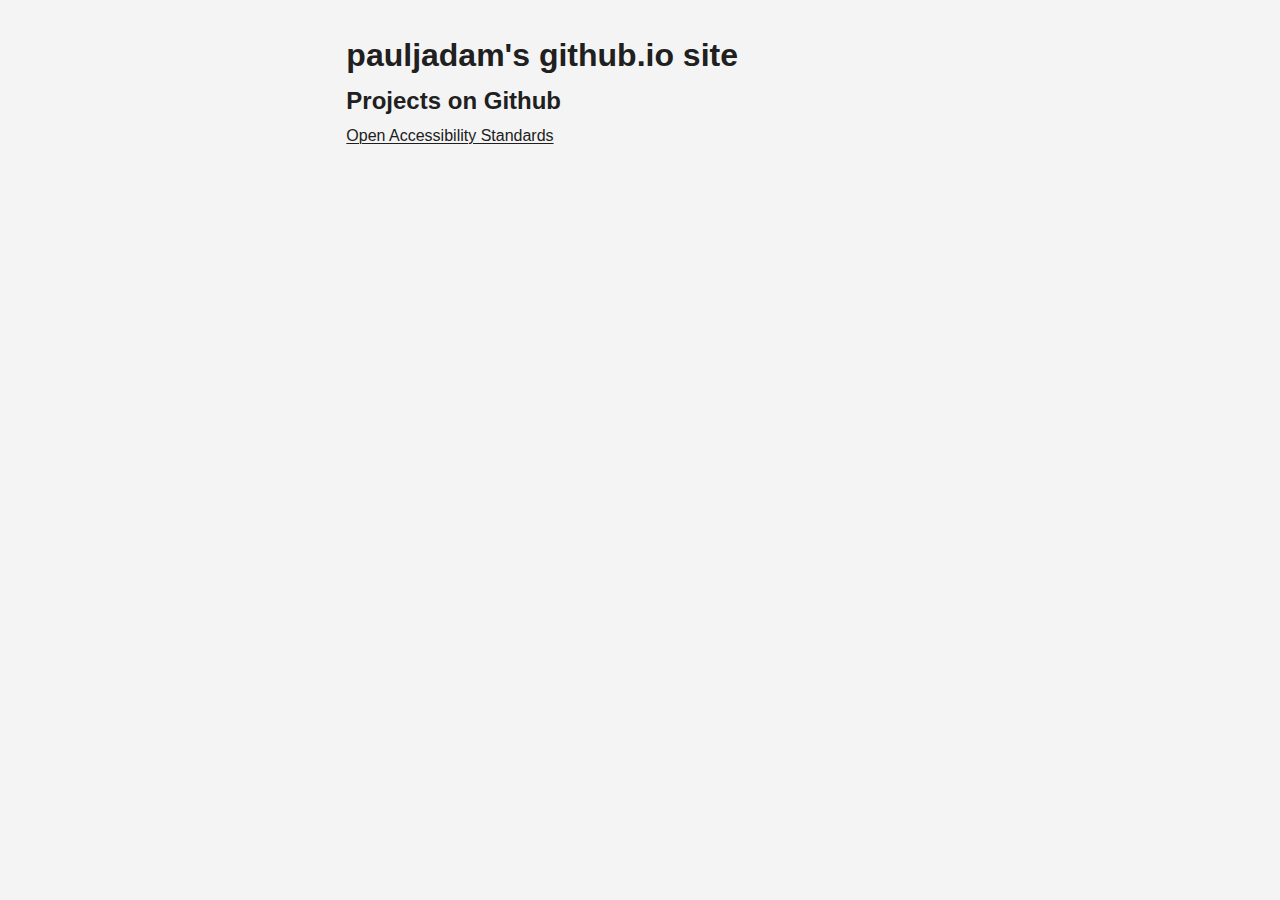
<file: index.html>
<!DOCTYPE html>
<html lang="en">
<head>
<title>pauljadam's github.io site</title>
<meta name="viewport" content="width=device-width,initial-scale=1">
<link href="/styles.css" rel="stylesheet" type="text/css">
</head>
<body>
<main>
<h1>pauljadam's github.io site</h1>
<h2>Projects on Github</h2>
<a href="/a11y-standards/index.html">Open Accessibility Standards</a>
</main>
</body>
</html>
</file>
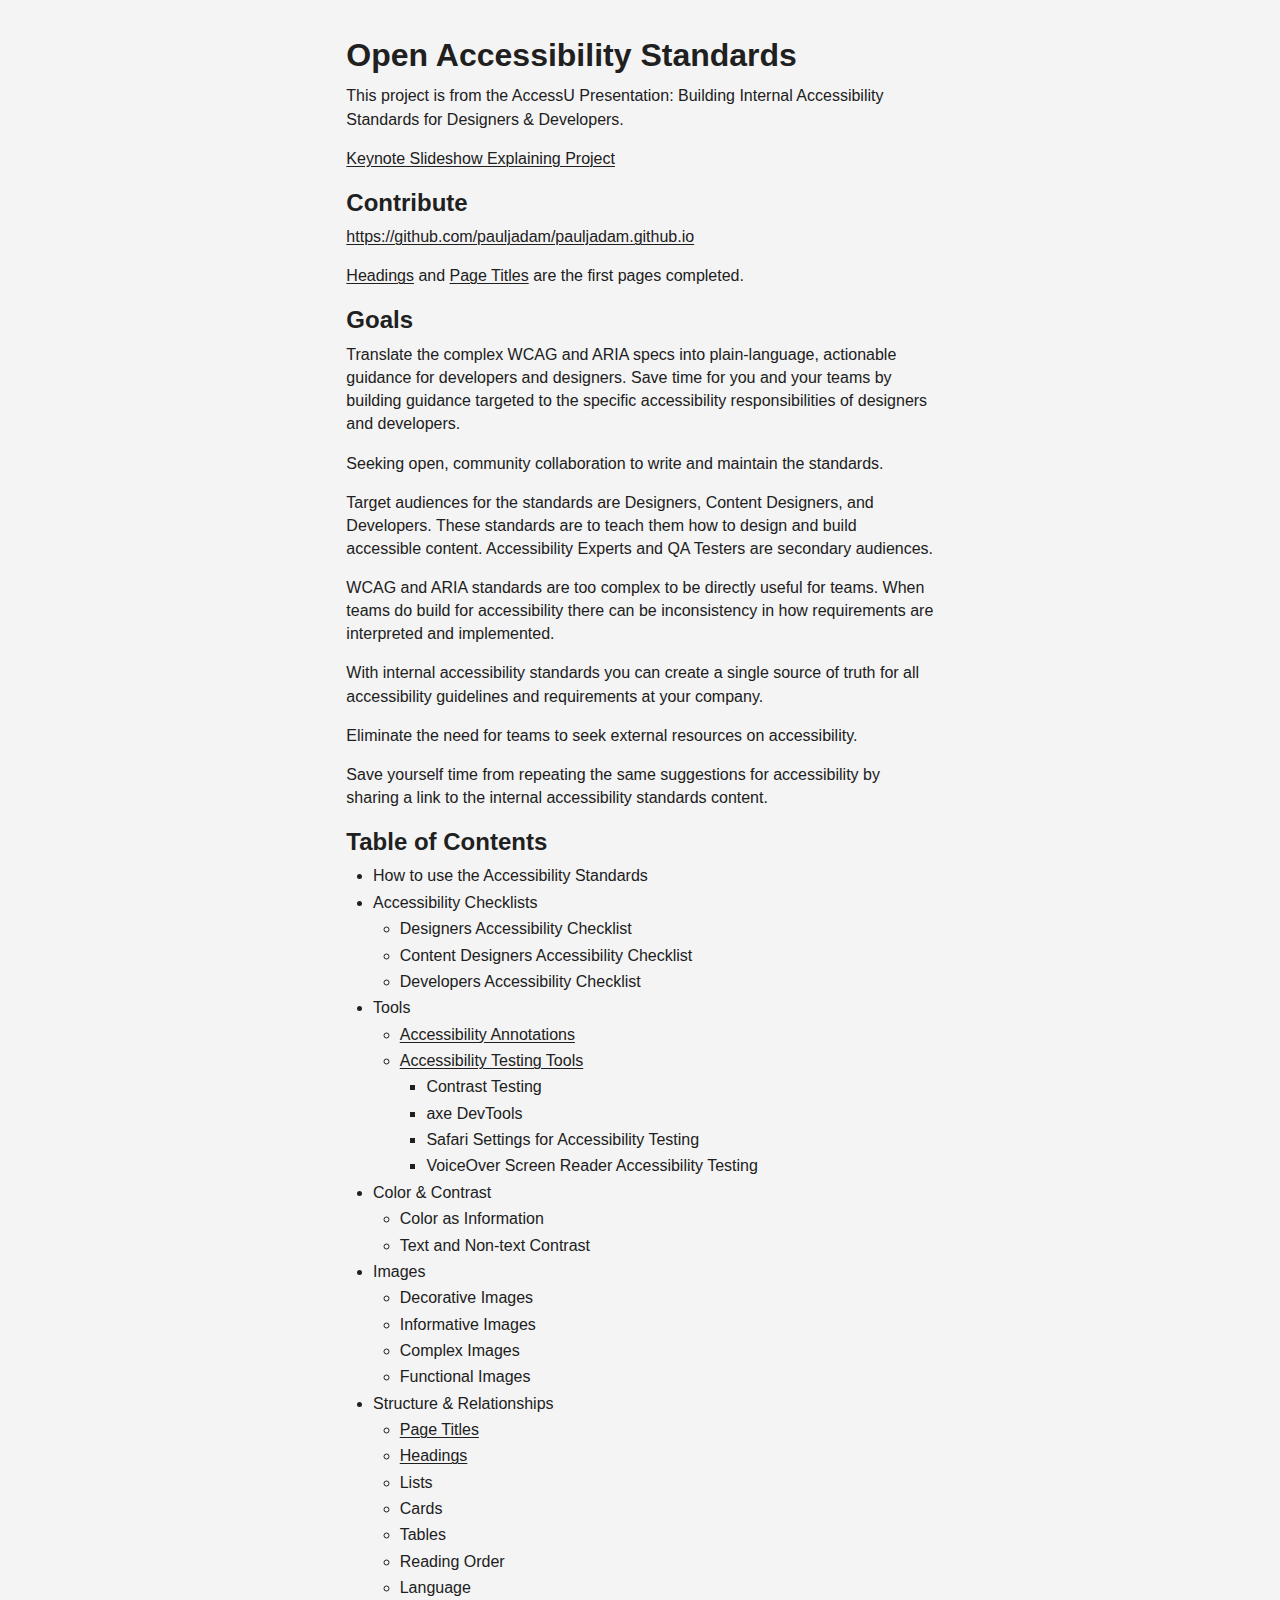
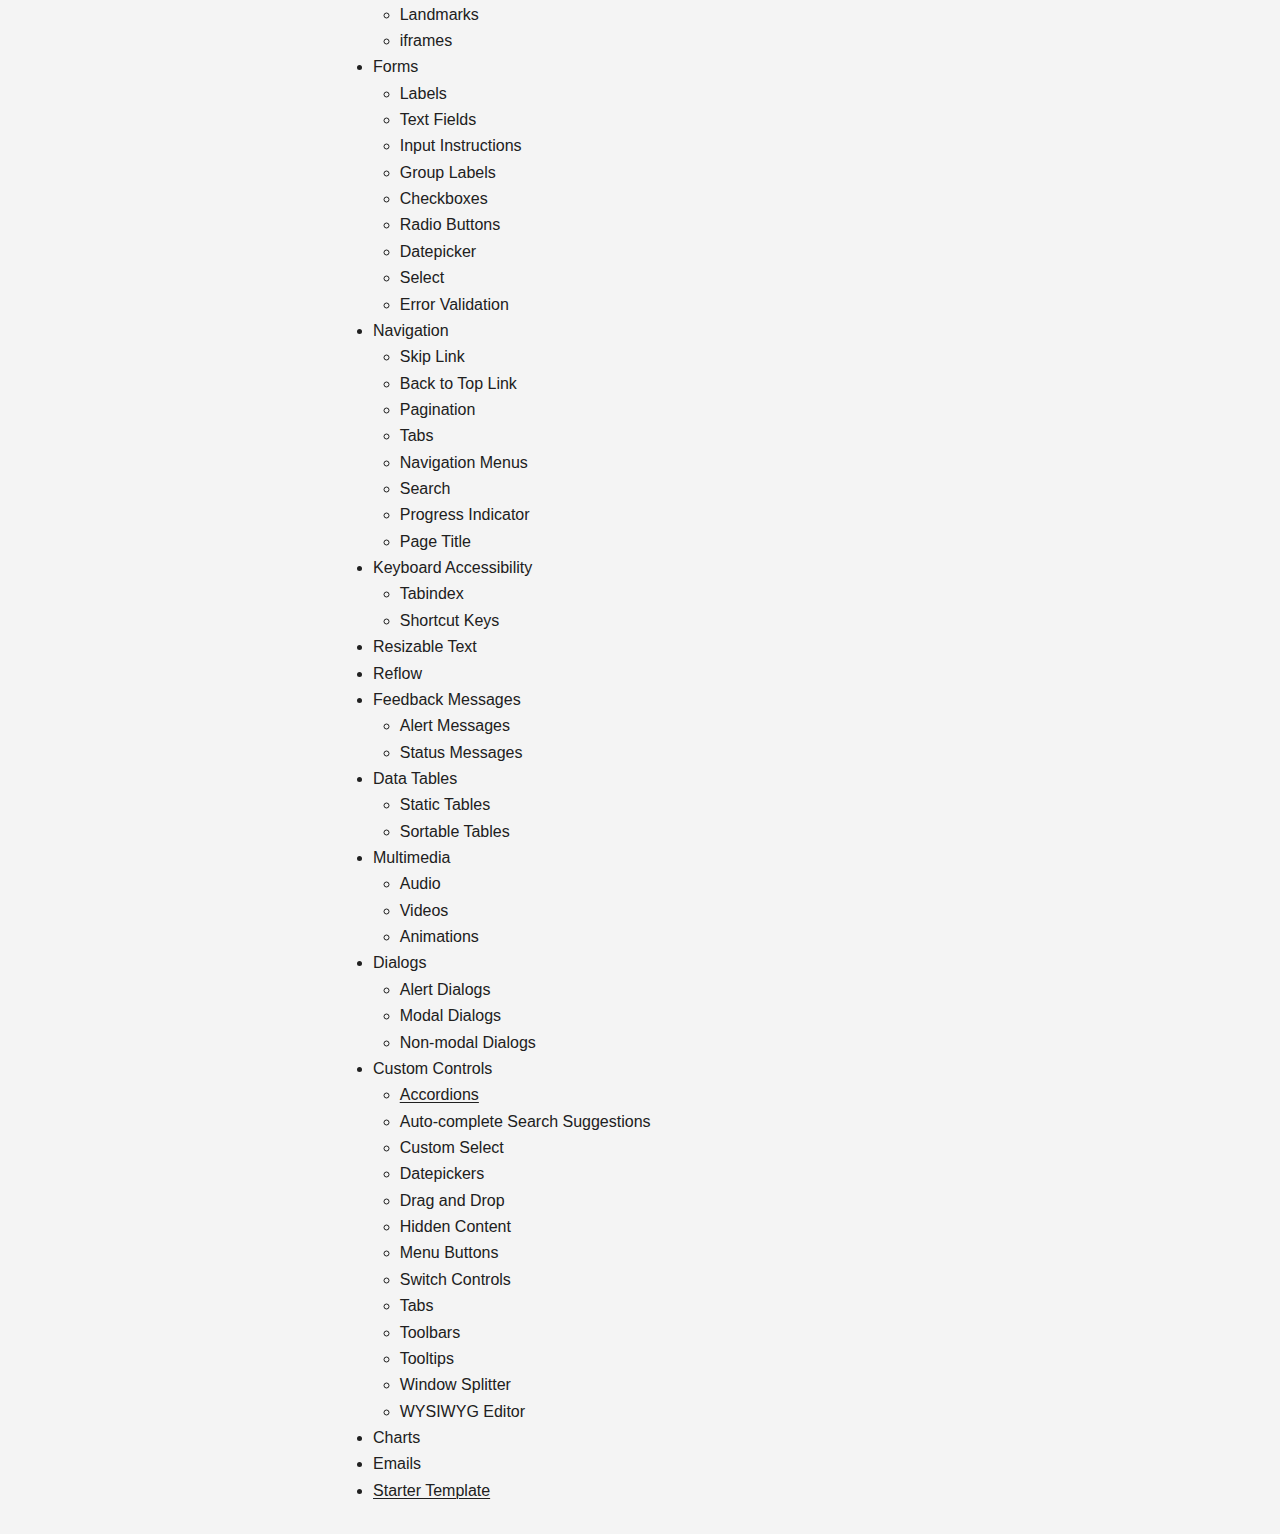
<file: a11y-standards/index.html>
<!DOCTYPE html>
<html lang="en">
<head>
<title>Open Accessibility Standards</title>
<meta name="viewport" content="width=device-width,initial-scale=1">
<link href="../styles.css" rel="stylesheet" type="text/css">
</head>
<body>
<main>
<h1>Open Accessibility Standards</h1>
<p>This project is from the AccessU Presentation: Building Internal Accessibility Standards for Designers & Developers.</p>
<p><a href="https://www.icloud.com/keynote/015WT_2qMJ0ZEDQUK8C5GD2Iw#Building_Internal_Accessibility_Standards_for_Designers_&_Developers">Keynote Slideshow Explaining Project</a></p>
<h2>Contribute</h2>
<p><a href="https://github.com/pauljadam/pauljadam.github.io">https://github.com/pauljadam/pauljadam.github.io</a></p>
<p><a href="structure/headings.html">Headings</a> and <a href="/a11y-standards/structure/page-titles.html">Page Titles</a> are the first pages completed.</p>
<h2>Goals</h2>
<p>Translate the complex WCAG and ARIA specs into plain-language, actionable guidance for developers and designers. Save time for you and your teams by building guidance targeted to the specific accessibility responsibilities of designers and developers.</p>
<p>Seeking open, community collaboration to write and maintain the standards.</p>
<p>Target audiences for the standards are Designers, Content Designers, and Developers. These standards are to teach them how to design and build accessible content. Accessibility Experts and QA Testers are secondary audiences.</p>
<p>WCAG and ARIA standards are too complex to be directly useful for teams. When teams do build for accessibility there can be inconsistency in how requirements are interpreted and implemented. </p>
<p>With internal accessibility standards you can create a single source of truth for all accessibility guidelines and requirements at your company. </p>
<p>Eliminate the need for teams to seek external resources on accessibility.</p>
<p>Save yourself time from repeating the same suggestions for accessibility by sharing a link to the internal accessibility standards content.</p>
<h2>Table of Contents</h2>
<ul>
    <li>How to use the Accessibility Standards</li>
    <li>Accessibility Checklists
        <ul>
            <li>Designers Accessibility Checklist</li>
            <li>Content Designers Accessibility Checklist</li>
            <li>Developers Accessibility Checklist</li>
        </ul>
    </li>
    <li>Tools
        <ul>
            <li><a href="/a11y-standards/tools/a11y-annotations.html">Accessibility Annotations</a></li>
            <li><a href="/a11y-standards/tools/a11y-testing-tools.html">Accessibility Testing Tools</a>
                <ul>
                    <li>Contrast Testing</li>
                    <li>axe DevTools</li>
                    <li>Safari Settings for Accessibility Testing</li>
                    <li>VoiceOver Screen Reader Accessibility Testing</li>
                </ul>
            </li>
        </ul>
    </li>
    <li>Color & Contrast
        <ul>
            <li>Color as Information</li>
            <li>Text and Non-text Contrast</li>
        </ul>
    </li>
    <li>Images
        <ul>
            <li>Decorative Images</li>
            <li>Informative Images</li>
            <li>Complex Images</li>
            <li>Functional Images</li>
        </ul>
    </li>
    <li>Structure & Relationships
        <ul>
            <li><a href="structure/page-titles.html">Page Titles</a></li>
            <li><a href="structure/headings.html">Headings</a></li>
            <li>Lists</li>
            <li>Cards</li>
            <li>Tables</li>
            <li>Reading Order</li>
            <li>Language</li>
            <li>Landmarks</li>
            <li>iframes</li>
        </ul>
    </li>
    <li>Forms
        <ul>
            <li>Labels</li>
            <li>Text Fields</li>
            <li>Input Instructions</li>
            <li>Group Labels</li>
            <li>Checkboxes</li>
            <li>Radio Buttons</li>
            <li>Datepicker</li>
            <li>Select</li>
            <li>Error Validation</li>
        </ul>
    </li>
    <li>Navigation
        <ul>
            <li>Skip Link</li>
            <li>Back to Top Link</li>
            <li>Pagination</li>
            <li>Tabs</li>
            <li>Navigation Menus</li>
            <li>Search</li>
            <li>Progress Indicator</li>
            <li>Page Title</li>
        </ul>
    </li>
    <li>Keyboard Accessibility
        <ul>
            <li>Tabindex</li>
            <li>Shortcut Keys</li>
        </ul>
    </li>
    <li>Resizable Text</li>
    <li>Reflow</li>
    <li>Feedback Messages
        <ul>
            <li>Alert Messages</li>
            <li>Status Messages</li>
        </ul>
    </li>
    <li>Data Tables
        <ul>
            <li>Static Tables</li>
            <li>Sortable Tables</li>
        </ul>
    </li>
    <li>Multimedia
        <ul>
            <li>Audio</li>
            <li>Videos</li>
            <li>Animations</li>
        </ul>
    </li>
    <li>Dialogs
        <ul>
            <li>Alert Dialogs</li>
            <li>Modal Dialogs</li>
            <li>Non-modal Dialogs</li>
        </ul>
    </li>
    <li>Custom Controls
        <ul>
            <li><a href="/a11y-standards/custom/accordions.html">Accordions</a></li>
            <li>Auto-complete Search Suggestions</li>
            <li>Custom Select</li>
            <li>Datepickers</li>
            <li>Drag and Drop</li>
            <li>Hidden Content</li>
            <li>Menu Buttons</li>
            <li>Switch Controls</li>
            <li>Tabs</li>
            <li>Toolbars</li>
            <li>Tooltips</li>
            <li>Window Splitter</li>
            <li>WYSIWYG Editor</li>
        </ul>
    </li>
    <li>Charts</li>
    <li>Emails</li>
    <li><a href="/a11y-standards/starter-template.html">Starter Template</a></li>
</ul>
</main>
</body>
</html>
</file>
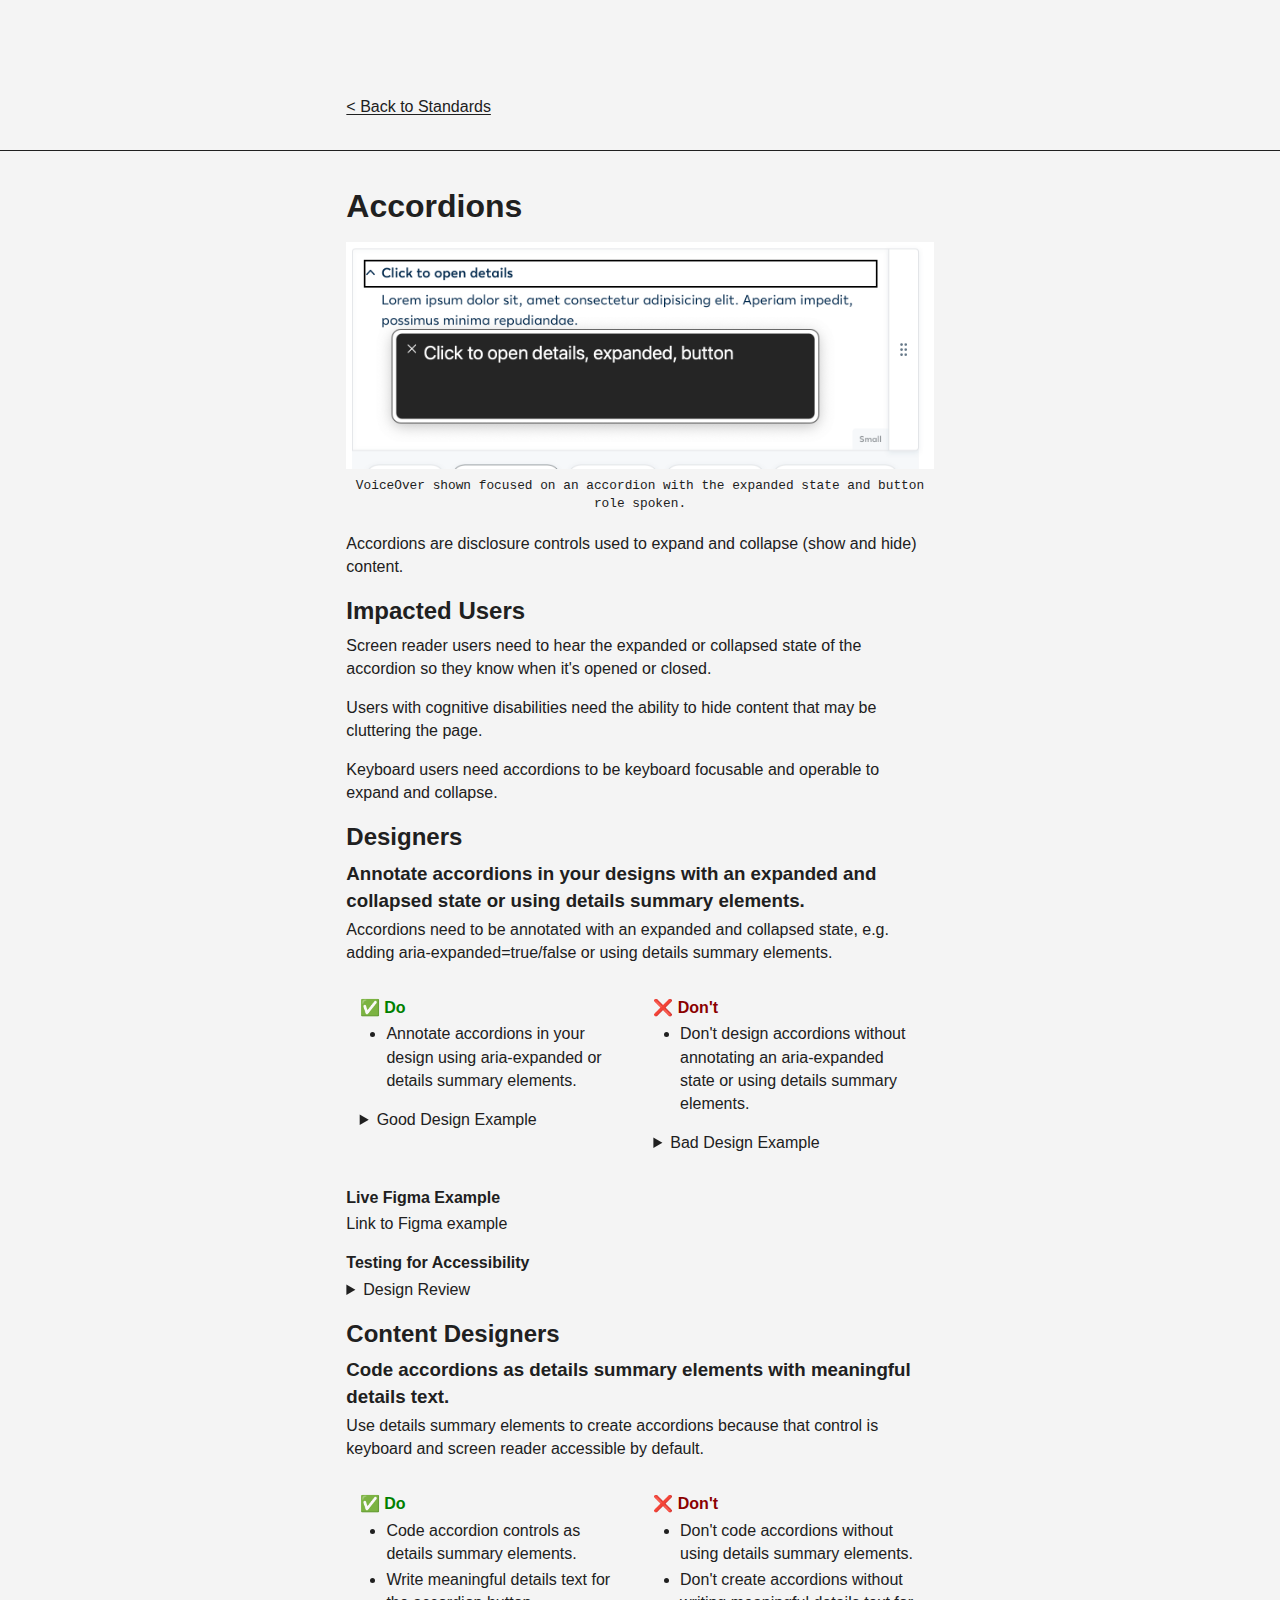
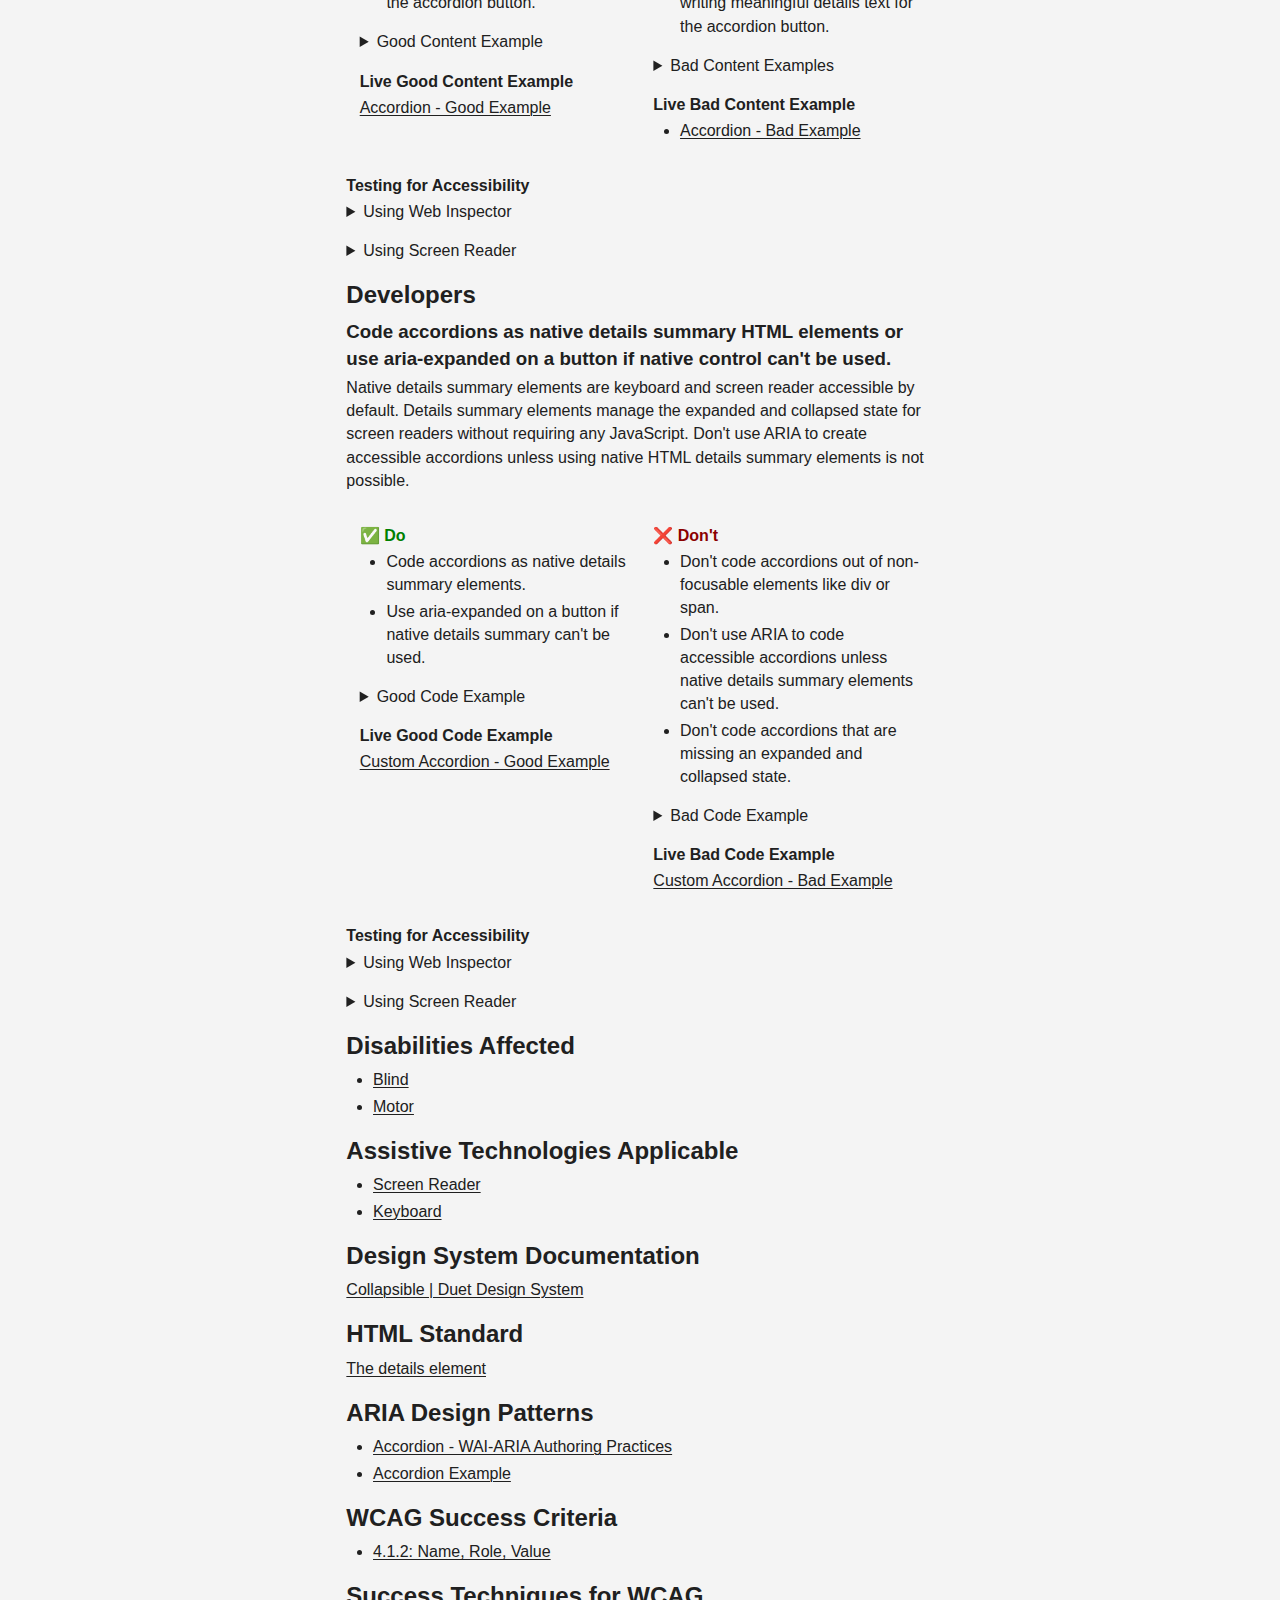
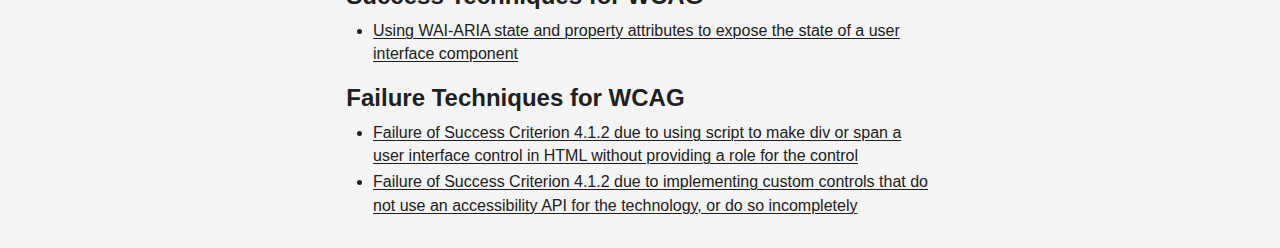
<file: a11y-standards/custom/accordions.html>
<!DOCTYPE html>
<html lang="en">
<head>
<title>Accordions - Custom Controls - Open Accessibility Standards</title>
<meta name="viewport" content="width=device-width,initial-scale=1">
<link href="/styles.css" rel="stylesheet" type="text/css">
</head>
<body>
<header>
<a href="/a11y-standards/index.html" aria-label="Back to Standards">&lt; Back to Standards</a>
</header>
<main>
<h1>Accordions</h1>
<figure>
    <img src="/a11y-standards/custom/accordion.png" alt="VoiceOver reading 'Click to open details, expanded, button'.">
    <figcaption>VoiceOver shown focused on an accordion with the expanded state and button role spoken.</figcaption>
</figure>
<p>Accordions are disclosure controls used to expand and collapse (show and hide) content.</p>
<h2>Impacted Users</h2>
<p>Screen reader users need to hear the expanded or collapsed state of the accordion so they know when it's opened or closed.</p>
<p>Users with cognitive disabilities need the ability to hide content that may be cluttering the page.</p>
<p>Keyboard users need accordions to be keyboard focusable and operable to expand and collapse.</p>
<h2>Designers</h2>
<h3>Annotate accordions in your designs with an expanded and collapsed state or using details summary elements.</h3>
<p>Accordions need to be annotated with an expanded and collapsed state, e.g. adding aria-expanded=true/false or using details summary elements.</p>
<div class="dodont">
    <h4 class="do">✅ Do</h4>
    <ul>
        <li>Annotate accordions in your design using aria-expanded or details summary elements.</li>
    </ul>
    <details>
        <summary>Good Design Example</summary>
        <p>Screenshot from the figma example.</p>
    </details>
</div>
<div class="dodont">
    <h4 class="dont">❌ Don't</h4>
    <ul>
        <li>Don't design accordions without annotating an aria-expanded state or using details summary elements.</li>
    </ul>
    <details>
        <summary>Bad Design Example</summary>
        <p>Screenshot from the figma example.</p>
    </details>
</div>
<div class="clearboth"></div>
<h4>Live Figma Example</h4>
<p>Link to Figma example</p>
<h4>Testing for Accessibility</h4>
<details>
    <summary>Design Review</summary>
    <ol>
        <li>Look for ... in the design.</li>
        <li>Make sure ... is annotated in the design.</li>
        <li>Make sure ...</li>
        <li>If ... is properly annotated in the design then it passes. ✅</li>
        <li>If ... is not annotated in the design then it fails. ❌</li>
        <li>If ... then it passes. ✅</li>
        <li>If ... then it fails. ❌</li>
    </ol>
</details>
<h2>Content Designers</h2>
<h3>Code accordions as details summary elements with meaningful details text.</h3>
<p>Use details summary elements to create accordions because that control is keyboard and screen reader accessible by default.</p>
<div class="dodont">
    <h4 class="do">✅ Do</h4>
    <ul>
        <li>Code accordion controls as details summary elements.</li>
        <li>Write meaningful details text for the accordion button.</li>
    </ul>
    <details>
        <summary>Good Content Example</summary>
        <p class="codepen" data-height="300" data-default-tab="html,result" data-slug-hash="OJQXMvZ" data-editable="true" data-user="pauljadam" style="height: 300px; box-sizing: border-box; display: flex; align-items: center; justify-content: center; border: 2px solid; margin: 1em 0; padding: 1em;">
            <span>See the Pen <a href="https://codepen.io/pauljadam/pen/OJQXMvZ">
            Accordion - Good Example</a> by Paul J. Adam (<a href="https://codepen.io/pauljadam">@pauljadam</a>)
            on <a href="https://codepen.io">CodePen</a>.</span>
          </p>
          <script async src="https://cpwebassets.codepen.io/assets/embed/ei.js"></script>    </details>
    <h4>Live Good Content Example</h4>
    <a href="https://codepen.io/pauljadam/pen/OJQXMvZ">Accordion - Good Example</a>
</div>
<div class="dodont">
<h4 class="dont">❌ Don't</h4>
<ul>
    <li>Don't code accordions without using details summary elements.</li>
    <li>Don't create accordions without writing meaningful details text for the accordion button.</li>
</ul>
<details>
    <summary>Bad Content Examples</summary>
    <p class="codepen" data-height="300" data-default-tab="html,result" data-slug-hash="XWZKXYJ" data-editable="true" data-user="pauljadam" style="height: 300px; box-sizing: border-box; display: flex; align-items: center; justify-content: center; border: 2px solid; margin: 1em 0; padding: 1em;">
        <span>See the Pen <a href="https://codepen.io/pauljadam/pen/XWZKXYJ">
        Accordion - Good Example</a> by Paul J. Adam (<a href="https://codepen.io/pauljadam">@pauljadam</a>)
        on <a href="https://codepen.io">CodePen</a>.</span>
        </p>
        <script async src="https://cpwebassets.codepen.io/assets/embed/ei.js"></script>
</details>
<h4>Live Bad Content Example</h4>
<ul>
    <li><a href="https://codepen.io/pauljadam/pen/XWZKXYJ">Accordion - Bad Example</a></li>
</ul>
</div>
<div class="clearboth"></div>
<h4>Testing for Accessibility</h4>
<details>
    <summary>Using Web Inspector</summary>
    <ol>
        <li>Right Click > Inspect ... on the page.</li>
        <li>Make sure ...</li>
        <li>Make sure ...</li>
        <li>If ... then it passes. ✅</li>
        <li>If ... then it fails. ❌</li>
    </ol>
</details>
<details>
    <summary>Using Screen Reader</summary>
    <ol>
        <li>Use the screen reader to navigate to ...</li>
        <li>Make sure ...</li>
        <li>Make sure ...</li>
        <li>If ... then it passes. ✅</li>
        <li>If ... then it fails. ❌</li>
    </ol>
</details>
<h2>Developers</h2>
<h3>Code accordions as native details summary HTML elements or use aria-expanded on a button if native control can't be used.</h3>
<p>Native details summary elements are keyboard and screen reader accessible by default. Details summary elements manage the expanded and collapsed state for screen readers without requiring any JavaScript. Don't use ARIA to create accessible accordions unless using native HTML details summary elements is not possible.</p>
<div class="dodont">
    <h4 class="do">✅ Do</h4>
    <ul>
        <li>Code accordions as native details summary elements.</li>
        <li>Use aria-expanded on a button if native details summary can't be used.</li>
    </ul>
    <details>
        <summary>Good Code Example</summary>
        <p class="codepen" data-height="300" data-default-tab="html,result" data-slug-hash="eYVzZWd" data-editable="true" data-user="pauljadam" style="height: 300px; box-sizing: border-box; display: flex; align-items: center; justify-content: center; border: 2px solid; margin: 1em 0; padding: 1em;">
            <span>See the Pen <a href="https://codepen.io/pauljadam/pen/eYVzZWd">
            Custom Accordion - Bad Example</a> by Paul J. Adam (<a href="https://codepen.io/pauljadam">@pauljadam</a>)
            on <a href="https://codepen.io">CodePen</a>.</span>
          </p>
          <script async src="https://cpwebassets.codepen.io/assets/embed/ei.js"></script>
    </details>
    <h4>Live Good Code Example</h4>
    <p><a href="https://codepen.io/pauljadam/pen/eYVzZWd">Custom Accordion - Good Example</a></p>
</div>
<div class="dodont">
    <h4 class="dont">❌ Don't</h4>
    <ul>
        <li>Don't code accordions out of non-focusable elements like div or span.</li>
        <li>Don't use ARIA to code accessible accordions unless native details summary elements can't be used.</li>
        <li>Don't code accordions that are missing an expanded and collapsed state.</li>
    </ul>
    <details>
        <summary>Bad Code Example</summary>
        <p class="codepen" data-height="300" data-default-tab="html,result" data-slug-hash="GRQqZqY" data-editable="true" data-user="pauljadam" style="height: 300px; box-sizing: border-box; display: flex; align-items: center; justify-content: center; border: 2px solid; margin: 1em 0; padding: 1em;">
            <span>See the Pen <a href="https://codepen.io/pauljadam/pen/GRQqZqY">
            Custom Accordion - Bad Example</a> by Paul J. Adam (<a href="https://codepen.io/pauljadam">@pauljadam</a>)
            on <a href="https://codepen.io">CodePen</a>.</span>
          </p>
          <script async src="https://cpwebassets.codepen.io/assets/embed/ei.js"></script>
    </details>
    <h4>Live Bad Code Example</h4>
    <p><a href="https://codepen.io/pauljadam/pen/GRQqZqY">Custom Accordion - Bad Example</a></p>
</div>
<div class="clearboth"></div>
<h4>Testing for Accessibility</h4>
<details>
    <summary>Using Web Inspector</summary>
    <ol>
        <li>Right Click > Inspect ... on the page.</li>
        <li>Make sure ...</li>
        <li>Make sure ...</li>
        <li>If ... then it passes. ✅</li>
        <li>If ... then it fails. ❌</li>
        <li>If ... then it passes. ✅</li>
        <li>If ... then it fails. ❌</li>
    </ol>
</details>
<details>
    <summary>Using Screen Reader</summary>
    <ol>
        <li>Use the screen reader to navigate to ...</li>
        <li>Make sure ...</li>
        <li>Make sure ...</li>
        <li>If ... then it passes. ✅</li>
        <li>If ... then it fails. ❌</li>
    </ol>
</details>
<h2>Disabilities Affected</h2>
<ul>
    <li><a href="https://webaim.org/articles/visual/blind">Blind</a></li>
    <li><a href="https://webaim.org/articles/motor/">Motor</a></li>
</ul>
<h2>Assistive Technologies Applicable</h2>
<ul>
    <li><a href="https://webaim.org/articles/visual/blind#screenreaders">Screen Reader</a></li>
    <li><a href="https://webaim.org/techniques/keyboard/">Keyboard</a></li>
</ul>
<h2>Design System Documentation</h2>
<p><a href="https://www.duetds.com/components/collapsible/#accessibility">Collapsible | Duet Design System</a></p>
<h2>HTML Standard</h2>
<p><a href="https://html.spec.whatwg.org/multipage/interactive-elements.html#the-details-element">The details element</a></p>
<h2>ARIA Design Patterns</h2>
<ul>
    <li><a href="https://w3c.github.io/aria-practices/#accordion">Accordion - WAI-ARIA Authoring Practices</a></li>
    <li><a href="https://w3c.github.io/aria-practices/examples/accordion/accordion.html">Accordion Example</a></li>
</ul>
<h2>WCAG Success Criteria</h2>
<ul>
    <li><a href="https://www.w3.org/WAI/WCAG22/Understanding/name-role-value">4.1.2: Name, Role, Value</a></li>
</ul>
<h2>Success Techniques for WCAG</h2>
<ul>
    <li><a href="https://www.w3.org/WAI/WCAG22/Techniques/aria/ARIA5">Using WAI-ARIA state and property attributes to expose the state of a user interface component</a></li>
</ul>
<h2>Failure Techniques for WCAG</h2>
<ul>
    <li><a href="https://www.w3.org/WAI/WCAG22/Techniques/failures/F59">Failure of Success Criterion 4.1.2 due to using script to make div or span a user interface control in HTML without providing a role for the control</a></li>
    <li><a href="https://www.w3.org/WAI/WCAG22/Techniques/failures/F15">Failure of Success Criterion 4.1.2 due to implementing custom controls that do not use an accessibility API for the technology, or do so incompletely</a></li>
    </ul>
</main>
</body>
</html>
</file>
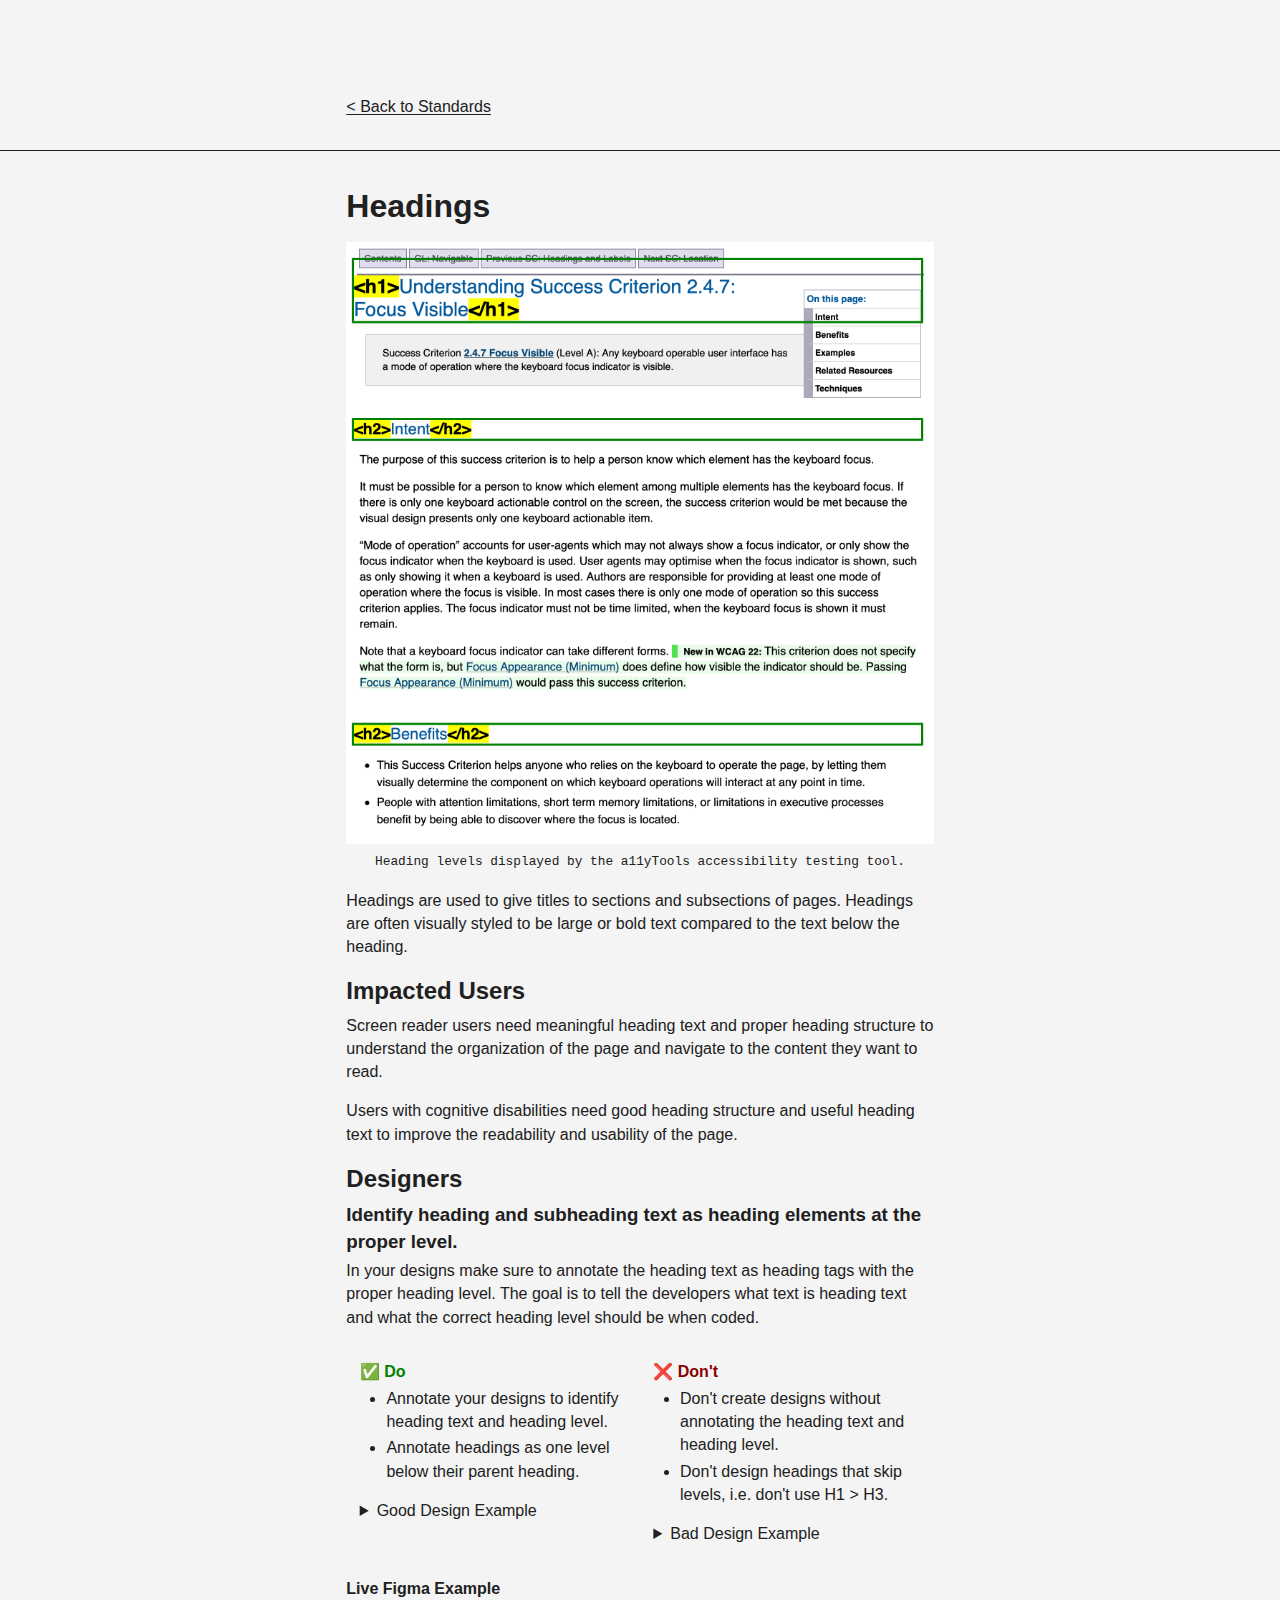
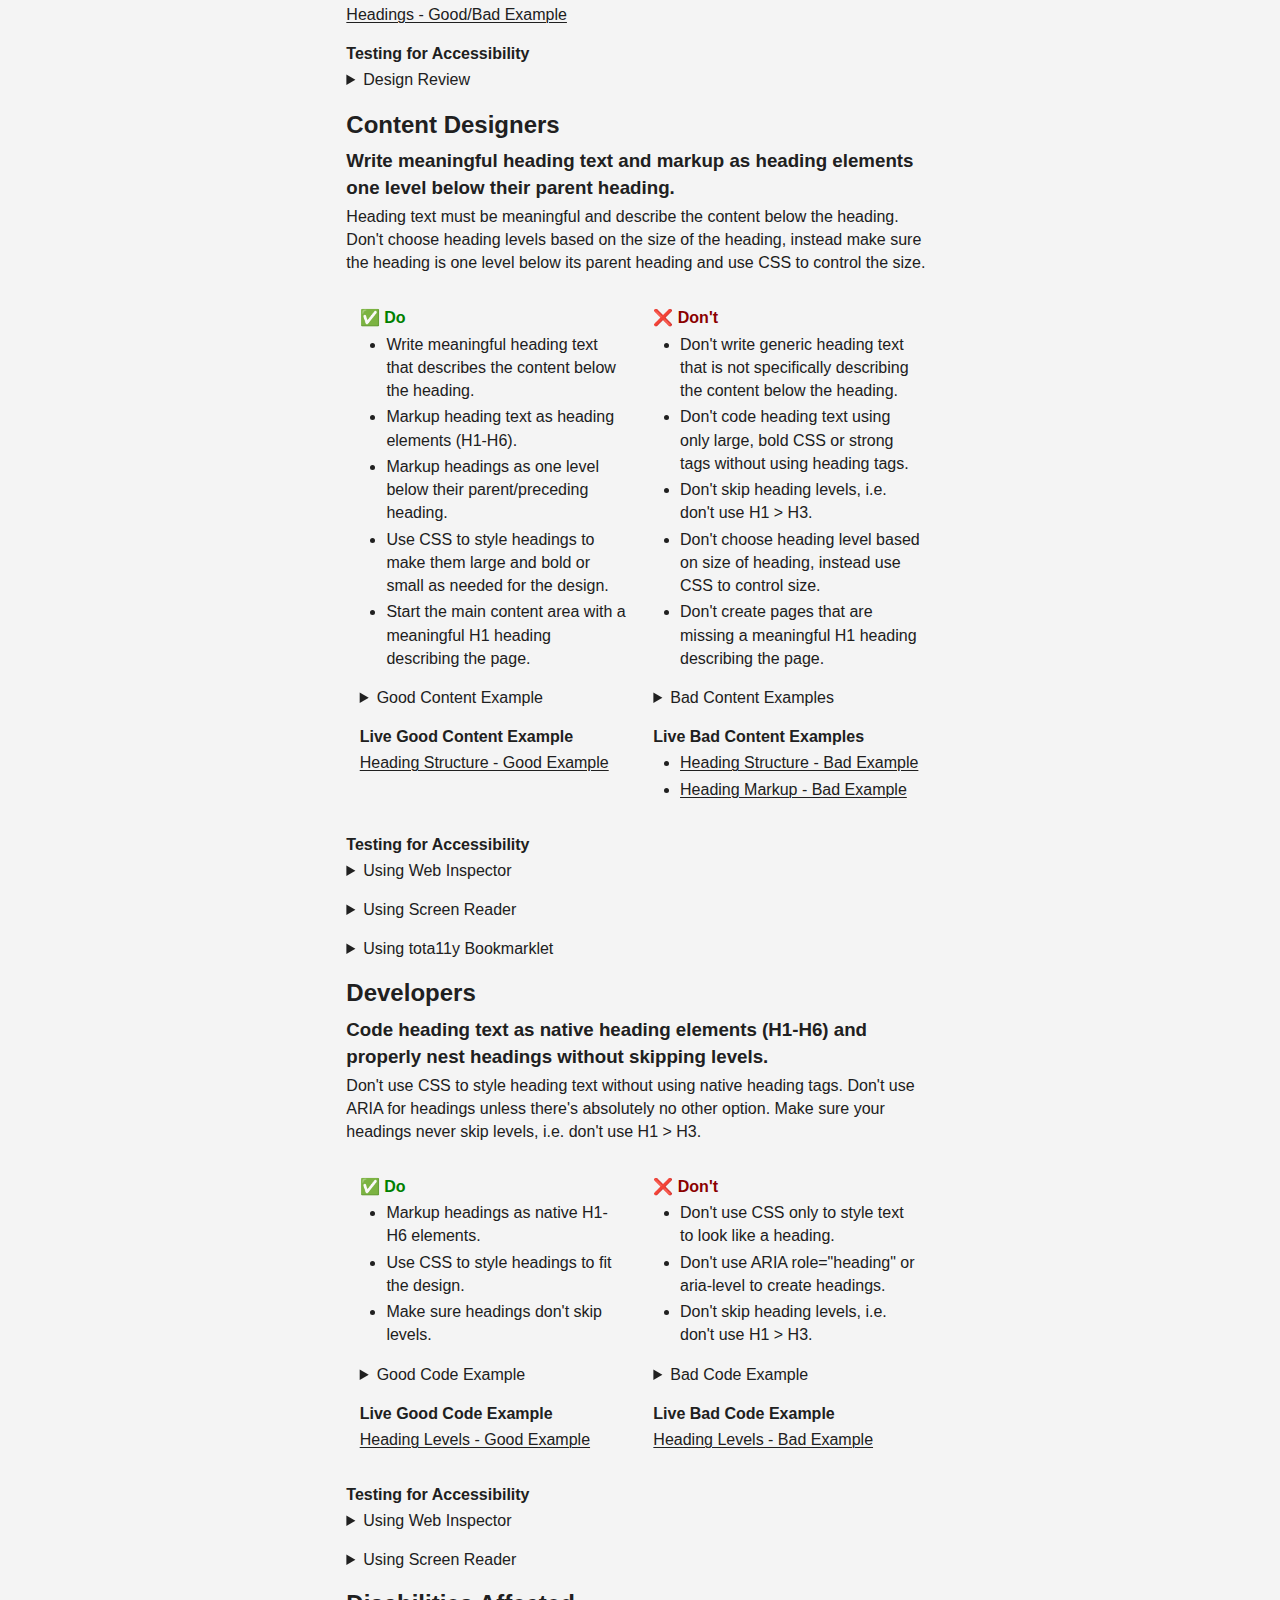
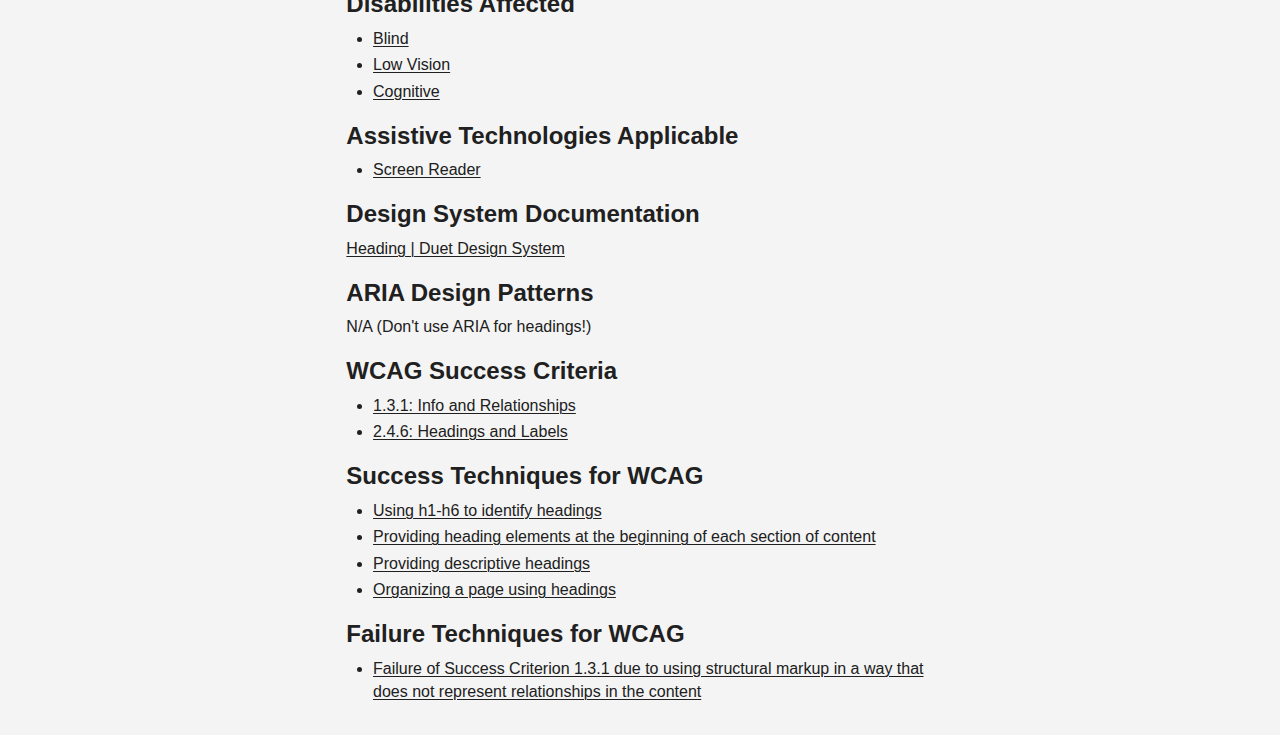
<file: a11y-standards/structure/headings.html>
<!DOCTYPE html>
<html lang="en">
<head>
<title>Headings - Structure & Relationships - Open Accessibility Standards</title>
<meta name="viewport" content="width=device-width,initial-scale=1">
<link href="/styles.css" rel="stylesheet" type="text/css">
</head>
<body>
<header>
<a href="../index.html" aria-label="Back to Standards">&lt; Back to Standards</a>
</header>
<main>
<h1>Headings</h1>
<figure>
    <img src="/a11y-standards/structure/headings-example.png" alt="Screenshot of a WCAG understanding success criterion page with the headings and levels displayed using the a11yTools accessibility testing tool. There is a main H1 and H2 subheadings displayed.">
    <figcaption>Heading levels displayed by the a11yTools accessibility testing tool.</figcaption>
</figure>
<p>Headings are used to give titles to sections and subsections of pages. Headings are often visually styled to be large or bold text compared to the text below the heading.</p>
<h2>Impacted Users</h2>
<p>Screen reader users need meaningful heading text and proper heading structure to understand the organization of the page and navigate to the content they want to read.</p>
<p>Users with cognitive disabilities need good heading structure and useful heading text to improve the readability and usability of the page.</p>
<h2>Designers</h2>
<h3>Identify heading and subheading text as heading elements at the proper level.</h3>
<p>In your designs make sure to annotate the heading text as heading tags with the proper heading level. The goal is to tell the developers what text is heading text and what the correct heading level should be when coded.</p>
<div class="dodont">
    <h4 class="do">✅ Do</h4>
    <ul>
        <li>Annotate your designs to identify heading text and heading level.</li>
        <li>Annotate headings as one level below their parent heading.</li>
    </ul>
    <details>
        <summary>Good Design Example</summary>
        <figure>
            <img alt="H1 and H2 text properly annotated." src="/a11y-standards/structure/headings-figma-good.png"> 
            <figcaption>Main heading and subheading text correctly annotated without skipping any levels.</figcaption>
        </figure>
    </details>
</div>
<div class="dodont">
    <h4 class="dont">❌ Don't</h4>
    <ul>
        <li>Don't create designs without annotating the heading text and heading level.</li>
        <li>Don't design headings that skip levels, i.e. don't use H1 > H3.</li>
    </ul>
    <details>
        <summary>Bad Design Example</summary>
        <figure>
            <img alt="Heading text incorrectly annotated as an H2 for the main heading and a H4 for the next subheading." src="/a11y-standards/structure/headings-figma-bad.png"> 
            <figcaption>The main heading should be an H1 not an H2 and the headings should not skip levels.</figcaption>
        </figure>
    </details>
</div>
<div class="clearboth"></div>
<h4>Live Figma Example</h4>
<p><a href="https://www.figma.com/file/4Q2Z0hmxpaMK6QgpfWkCrl/Headings-Example?node-id=0%3A1">Headings - Good/Bad Example</a></p>
<h4>Testing for Accessibility</h4>
<details>
    <summary>Design Review</summary>
    <ol>
        <li>Look for heading and subheading text in the design.</li>
        <li>Make sure heading and subheading text is annotated in the design.</li>
        <li>Make sure headings do not skip levels.</li>
        <li>If heading and subheading text is properly annotated in the design then it passes. ✅</li>
        <li>If heading or subheading text is not annotated in the design then it fails. ❌</li>
        <li>If headings do not skip levels then it passes. ✅</li>
        <li>If headings skip levels then it fails. ❌</li>
    </ol>
</details>
<h2>Content Designers</h2>
<h3>Write meaningful heading text and markup as heading elements one level below their parent heading.</h3>
<p>Heading text must be meaningful and describe the content below the heading. Don't choose heading levels based on the size of the heading, instead make sure the heading is one level below its parent heading and use CSS to control the size.</p>
<div class="dodont">
    <h4 class="do">✅ Do</h4>
    <ul>
        <li>Write meaningful heading text that describes the content below the heading.</li>
        <li>Markup heading text as heading elements (H1-H6).</li>
        <li>Markup headings as one level below their parent/preceding heading. </li>
        <li>Use CSS to style headings to make them large and bold or small as needed for the design.</li>
        <li>Start the main content area with a meaningful H1 heading describing the page.</li>
    </ul>
    <details>
        <summary>Good Content Example</summary>
        <p class="codepen" data-height="300" data-default-tab="html,result" data-slug-hash="LYQpLzN" data-editable="true" data-user="pauljadam" style="height: 300px; box-sizing: border-box; display: flex; align-items: center; justify-content: center; border: 2px solid; margin: 1em 0; padding: 1em;">
            <span>See the Pen <a href="https://codepen.io/pauljadam/pen/LYQpLzN">
            Heading Structure - Good Example</a> by Paul J. Adam (<a href="https://codepen.io/pauljadam">@pauljadam</a>)
            on <a href="https://codepen.io">CodePen</a>.</span>
          </p>
          <script async src="https://cpwebassets.codepen.io/assets/embed/ei.js"></script>
    </details>
    <h4>Live Good Content Example</h4>
    <a href="https://codepen.io/pauljadam/pen/LYQpLzN">Heading Structure - Good Example</a>
</div>
<div class="dodont">
    <h4 class="dont">❌ Don't</h4>
    <ul>
        <li>Don't write generic heading text that is not specifically describing the content below the heading.</li>
        <li>Don't code heading text using only large, bold CSS or strong tags without using heading tags.</li>
        <li>Don't skip heading levels, i.e. don't use H1 > H3.</li>
        <li>Don't choose heading level based on size of heading, instead use CSS to control size.</li>
        <li>Don't create pages that are missing a meaningful H1 heading describing the page.</li>
    </ul>
    <details>
        <summary>Bad Content Examples</summary>
        <p class="codepen" data-height="300" data-default-tab="html,result" data-slug-hash="xxYVgqB" data-editable="true" data-user="pauljadam" style="height: 300px; box-sizing: border-box; display: flex; align-items: center; justify-content: center; border: 2px solid; margin: 1em 0; padding: 1em;">
            <span>See the Pen <a href="https://codepen.io/pauljadam/pen/xxYVgqB">
            Heading Structure - Bad Example</a> by Paul J. Adam (<a href="https://codepen.io/pauljadam">@pauljadam</a>)
            on <a href="https://codepen.io">CodePen</a>.</span>
          </p>
          <script async src="https://cpwebassets.codepen.io/assets/embed/ei.js"></script>
          <p class="codepen" data-height="300" data-default-tab="html,result" data-slug-hash="jOZqypx" data-editable="true" data-user="pauljadam" style="height: 300px; box-sizing: border-box; display: flex; align-items: center; justify-content: center; border: 2px solid; margin: 1em 0; padding: 1em;">
            <span>See the Pen <a href="https://codepen.io/pauljadam/pen/jOZqypx">
            Untitled</a> by Paul J. Adam (<a href="https://codepen.io/pauljadam">@pauljadam</a>)
            on <a href="https://codepen.io">CodePen</a>.</span>
          </p>
          <script async src="https://cpwebassets.codepen.io/assets/embed/ei.js"></script>
    </details>
    <h4>Live Bad Content Examples</h4>
    <ul>
        <li><a href="https://codepen.io/pauljadam/pen/xxYVgqB">Heading Structure - Bad Example</a></li>
        <li><a href="https://codepen.io/pauljadam/pen/jOZqypx">Heading Markup - Bad Example</a></li>
    </ul>
    
</div>
<div class="clearboth"></div>
<h4>Testing for Accessibility</h4>
<details>
    <summary>Using Web Inspector</summary>
    <ol>
        <li>Right Click > Inspect heading and subheading text on the page.</li>
        <li>Make sure heading text describes the content below the heading.</li>
        <li>Make sure headings are coded one level below their parent/preceding heading.</li>
        <li>If heading text describes the content below the heading and headings do not skip levels then it passes. ✅</li>
        <li>If heading text does not describe the content below the heading or if headings skip levels then it fails. ❌</li>
    </ol>
</details>
<details>
    <summary>Using Screen Reader</summary>
    <ol>
        <li>Use the screen reader to navigate to each heading on the page or display a list of headings.</li>
        <li>Make sure heading text describes the content below the heading.</li>
        <li>Make sure headings are coded one level below their parent/preceding heading.</li>
        <li>If heading text describes the content below the heading and headings do not skip levels then it passes. ✅</li>
        <li>If heading text does not describe the content below the heading or if headings skip levels then it fails. ❌</li>
    </ol>
</details>
<details>
    <summary>Using tota11y Bookmarklet</summary>
    <ol>
        <li>Activate tota11y and check the Headings tool.</li>
        <li>Make sure there are no Nonconsecutive heading level used errors.</li>
        <li>If there are no Nonconsecutive heading level used errors then it passes. ✅</li>
        <li>If there are Nonconsecutive heading level used errors then it fails. ❌</li>
    </ol>
</details>
<h2>Developers</h2>
<h3>Code heading text as native heading elements (H1-H6) and properly nest headings without skipping levels.</h3>
<p>Don't use CSS to style heading text without using native heading tags. Don't use ARIA for headings unless there's absolutely no other option. Make sure your headings never skip levels, i.e. don't use H1 > H3.</p>
<div class="dodont">
    <h4 class="do">✅ Do</h4>
    <ul>
        <li>Markup headings as native H1-H6 elements.</li>
        <li>Use CSS to style headings to fit the design.</li>
        <li>Make sure headings don't skip levels.</li>
    </ul>
    <details>
        <summary>Good Code Example</summary>
        <p class="codepen" data-height="300" data-default-tab="html,result" data-slug-hash="BaYKpQQ" data-editable="true" data-user="pauljadam" style="height: 300px; box-sizing: border-box; display: flex; align-items: center; justify-content: center; border: 2px solid; margin: 1em 0; padding: 1em;">
            <span>See the Pen <a href="https://codepen.io/pauljadam/pen/BaYKpQQ">
            Heading Levels - Good Example</a> by Paul J. Adam (<a href="https://codepen.io/pauljadam">@pauljadam</a>)
            on <a href="https://codepen.io">CodePen</a>.</span>
          </p>
          <script async src="https://cpwebassets.codepen.io/assets/embed/ei.js"></script>
    </details>
    <h4>Live Good Code Example</h4>
    <p><a href="https://codepen.io/pauljadam/pen/BaYKpQQ">Heading Levels - Good Example</a></p>
</div>
<div class="dodont">
    <h4 class="dont">❌ Don't</h4>
    <ul>
        <li>Don't use CSS only to style text to look like a heading.</li>
        <li>Don't use ARIA role="heading" or aria-level to create headings.</li>
        <li>Don't skip heading levels, i.e. don't use H1 > H3.</li>
    </ul>
    <details>
        <summary>Bad Code Example</summary>
        <p class="codepen" data-height="300" data-default-tab="html,result" data-slug-hash="xxYVgLe" data-editable="true" data-user="pauljadam" style="height: 300px; box-sizing: border-box; display: flex; align-items: center; justify-content: center; border: 2px solid; margin: 1em 0; padding: 1em;">
            <span>See the Pen <a href="https://codepen.io/pauljadam/pen/xxYVgLe">
            Heading Levels - Good Example</a> by Paul J. Adam (<a href="https://codepen.io/pauljadam">@pauljadam</a>)
            on <a href="https://codepen.io">CodePen</a>.</span>
          </p>
          <script async src="https://cpwebassets.codepen.io/assets/embed/ei.js"></script>
    </details>
    <h4>Live Bad Code Example</h4>
    <p><a href="https://codepen.io/pauljadam/pen/xxYVgLe">Heading Levels - Bad Example</a></p>
</div>
<div class="clearboth"></div>
<h4>Testing for Accessibility</h4>
<details>
    <summary>Using Web Inspector</summary>
    <ol>
        <li>Right Click > Inspect heading and subheading text on the page.</li>
        <li>Make sure headings are coded as native heading elements (H1-H6).</li>
        <li>Make sure headings do not skip levels.</li>
        <li>If headings are coded as native heading elements (H1-H6) then it passes. ✅</li>
        <li>If headings are not coded as native heading elements (H1-H6) then it fails. ❌</li>
        <li>If headings do not skip levels then it passes. ✅</li>
        <li>If headings skip levels then it fails. ❌</li>
    </ol>
</details>
<details>
    <summary>Using Screen Reader</summary>
    <ol>
        <li>Use the screen reader to navigate to each heading on the page or display a list of headings.</li>
        <li>Make sure heading text is focused during heading navigation or displayed in the headings list.</li>
        <li>Make sure headings are coded one level below their parent/preceding heading.</li>
        <li>If heading text is focused during heading navigation, displayed in the headings list, and headings do not skip levels then it passes. ✅</li>
        <li>If heading text is not focused during heading navigation, not displayed in the headings list, or if headings skip levels then it fails. ❌</li>
    </ol>
</details>
<h2>Disabilities Affected</h2>
<ul>
    <li><a href="https://webaim.org/articles/visual/blind">Blind</a></li>
    <li><a href="https://webaim.org/articles/visual/lowvision">Low Vision</a></li>
    <li><a href="https://webaim.org/articles/cognitive/">Cognitive</a></li>
</ul>
<h2>Assistive Technologies Applicable</h2>
<ul>
    <li><a href="https://webaim.org/articles/visual/blind#screenreaders">Screen Reader</a></li>
</ul>
<h2>Design System Documentation</h2>
<p><a href="https://www.duetds.com/components/heading/#accessibility">Heading | Duet Design System</a></p>
<h2>ARIA Design Patterns</h2>
<p>N/A (Don't use ARIA for headings!)</p>
<h2>WCAG Success Criteria</h2>
<ul>
    <li><a href="https://www.w3.org/WAI/WCAG22/Understanding/info-and-relationships">1.3.1: Info and Relationships</a></li>
    <li><a href="https://www.w3.org/WAI/WCAG22/Understanding/headings-and-labels">2.4.6: Headings and Labels</a></li>
</ul>
<h2>Success Techniques for WCAG</h2>
<ul>
    <li><a href="https://www.w3.org/WAI/WCAG22/Techniques/html/H42">Using h1-h6 to identify headings</a></li>
    <li><a href="https://www.w3.org/WAI/WCAG22/Techniques/html/H69">Providing heading elements at the beginning of each section of content</a></li>
    <li><a href="https://www.w3.org/WAI/WCAG22/Techniques/general/G130">Providing descriptive headings</a></li>
    <li><a href="https://www.w3.org/WAI/WCAG22/Techniques/general/G141">Organizing a page using headings</a></li>
</ul>
<h2>Failure Techniques for WCAG</h2>
<ul>
    <li><a href="https://www.w3.org/WAI/WCAG22/Techniques/failures/F43">Failure of Success Criterion 1.3.1 due to using structural markup in a way that does not represent relationships in the content</a></li>
    </ul>
</main>
</body>
</html>
</file>
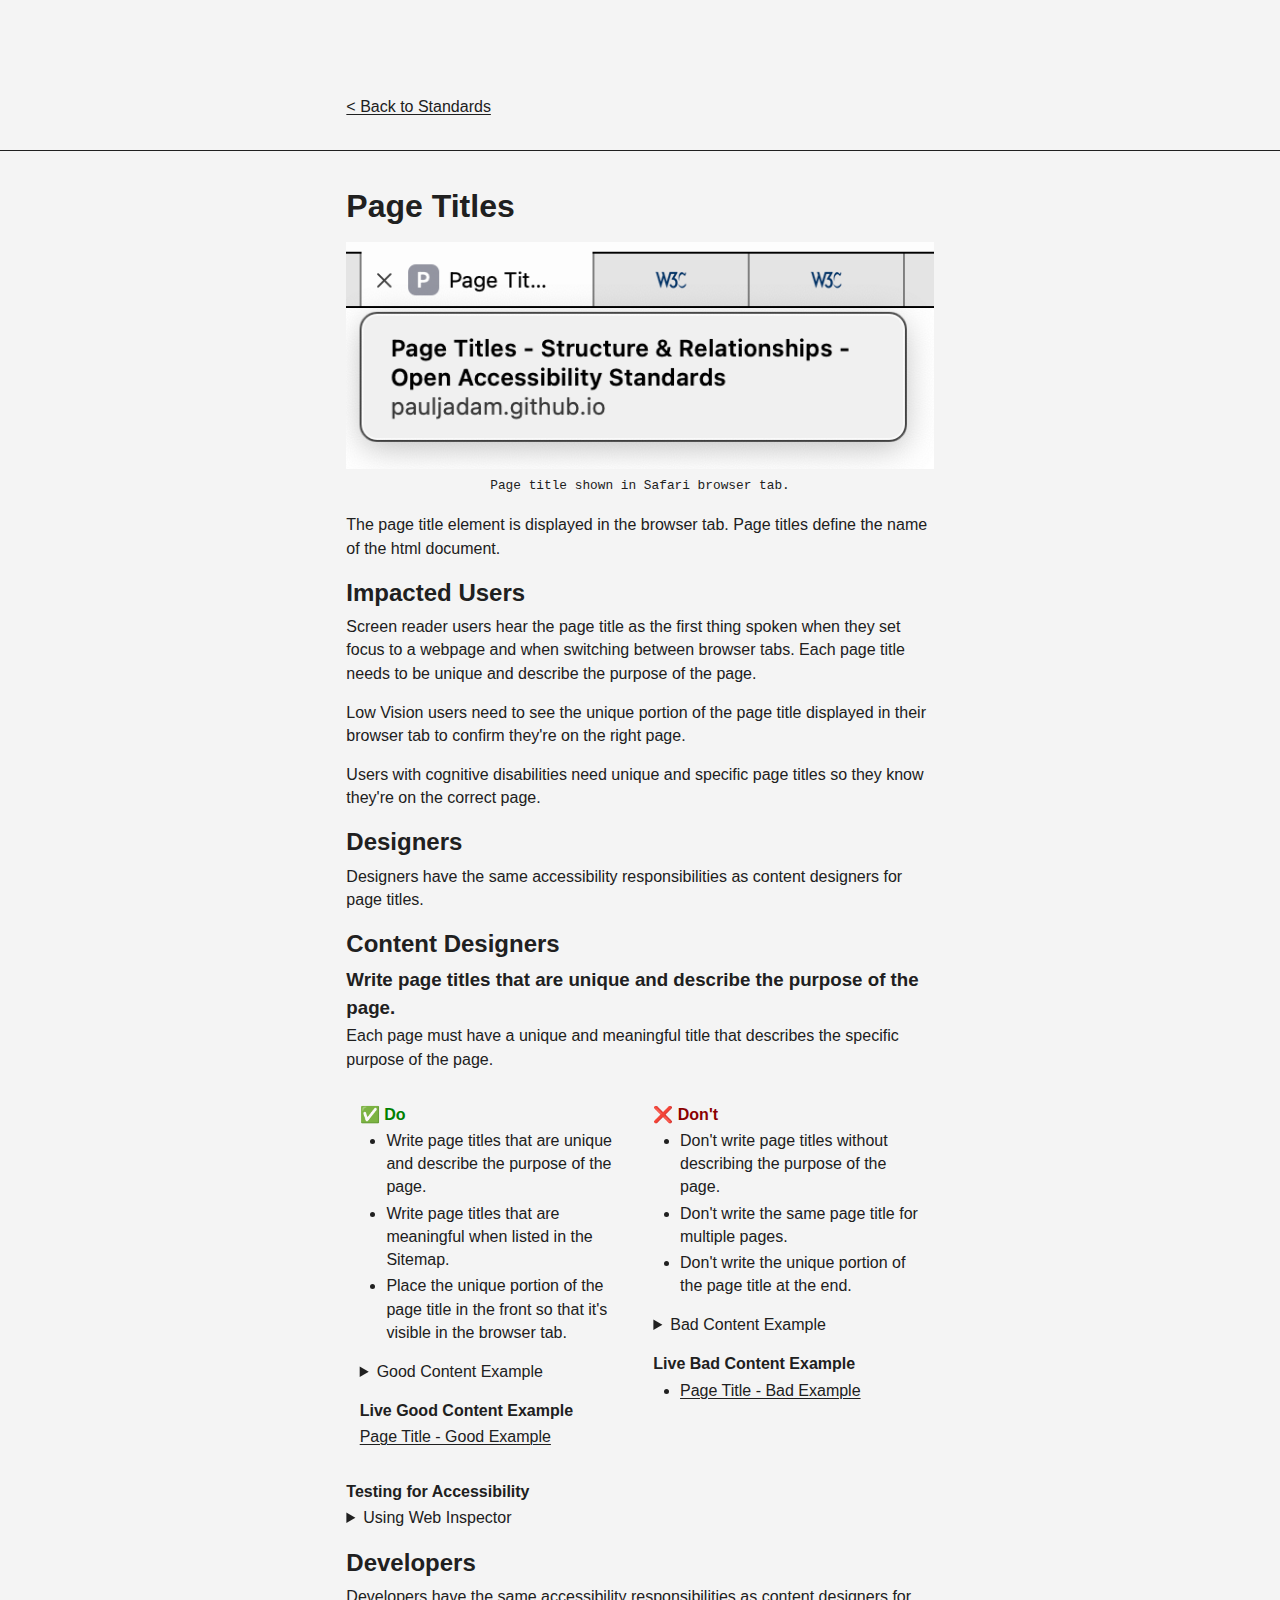
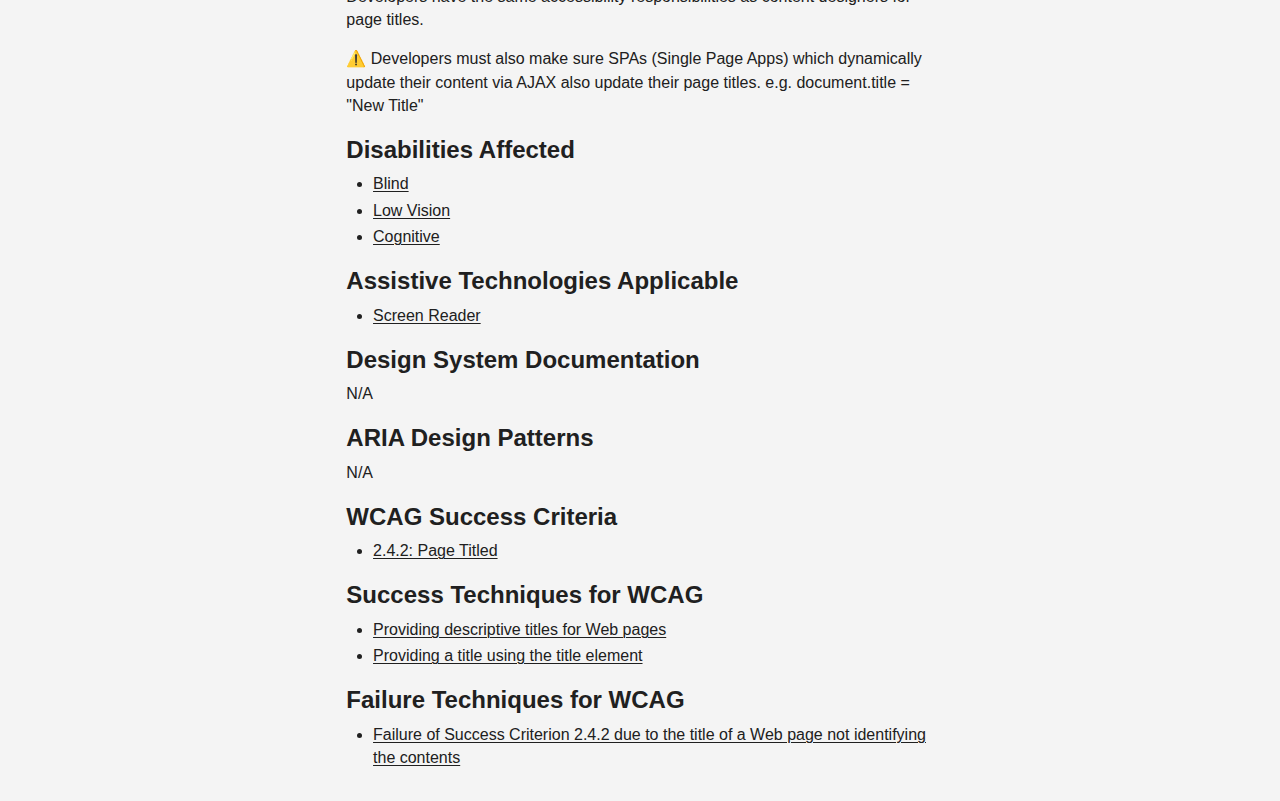
<file: a11y-standards/structure/page-titles.html>
<!DOCTYPE html>
<html lang="en">
<head>
<title>Page Titles - Structure & Relationships - Open Accessibility Standards</title>
<meta name="viewport" content="width=device-width,initial-scale=1">
<link href="/styles.css" rel="stylesheet" type="text/css">
</head>
<body>
<header>
<a href="../index.html" aria-label="Back to Standards">&lt; Back to Standards</a>
</header>
<main>
<h1>Page Titles</h1>
<figure>
    <img src="/a11y-standards/structure/page-title-example.png" alt="Screenshot of a safari browser tab showing the unique portion of the page title and the full title expanded on mouse hover.">
    <figcaption>Page title shown in Safari browser tab.</figcaption>
</figure>
<p>The page title element is displayed in the browser tab. Page titles define the name of the html document.</p>
<h2>Impacted Users</h2>
<p>Screen reader users hear the page title as the first thing spoken when they set focus to a webpage and when switching between browser tabs. Each page title needs to be unique and describe the purpose of the page.</p>
<p>Low Vision users need to see the unique portion of the page title displayed in their browser tab to confirm they're on the right page.</p>
<p>Users with cognitive disabilities need unique and specific page titles so they know they're on the correct page.</p>
<h2>Designers</h2>
<p>Designers have the same accessibility responsibilities as content designers for page titles.</p>
<h2>Content Designers</h2>
<h3>Write page titles that are unique and describe the purpose of the page.</h3>
<p>Each page must have a unique and meaningful title that describes the specific purpose of the page.</p>
<div class="dodont">
    <h4 class="do">✅ Do</h4>
    <ul>
        <li>Write page titles that are unique and describe the purpose of the page.</li>
        <li>Write page titles that are meaningful when listed in the Sitemap.</li>
        <li>Place the unique portion of the page title in the front so that it's visible in the browser tab.</li>
    </ul>
    <details>
        <summary>Good Content Example</summary>
        <p class="codepen" data-height="300" data-default-tab="html,result" data-slug-hash="WNMwyGN" data-editable="true" data-user="pauljadam" style="height: 300px; box-sizing: border-box; display: flex; align-items: center; justify-content: center; border: 2px solid; margin: 1em 0; padding: 1em;">
            <span>See the Pen <a href="https://codepen.io/pauljadam/pen/WNMwyGN">
            Page Title - Good Example</a> by Paul J. Adam (<a href="https://codepen.io/pauljadam">@pauljadam</a>)
            on <a href="https://codepen.io">CodePen</a>.</span>
          </p>
          <script async src="https://cpwebassets.codepen.io/assets/embed/ei.js"></script>
    </details>
    <h4>Live Good Content Example</h4>
    <a href="https://codepen.io/pauljadam/pen/WNMwyGN">Page Title - Good Example</a>
</div>
<div class="dodont">
    <h4 class="dont">❌ Don't</h4>
    <ul>
        <li>Don't write page titles without describing the purpose of the page.</li>
        <li>Don't write the same page title for multiple pages.</li>
        <li>Don't write the unique portion of the page title at the end.</li>
    </ul>
    <details>
        <summary>Bad Content Example</summary>
        <p class="codepen" data-height="300" data-default-tab="html,result" data-slug-hash="MWQyXje" data-editable="true" data-user="pauljadam" style="height: 300px; box-sizing: border-box; display: flex; align-items: center; justify-content: center; border: 2px solid; margin: 1em 0; padding: 1em;">
            <span>See the Pen <a href="https://codepen.io/pauljadam/pen/MWQyXje">
            New Page 1</a> by Paul J. Adam (<a href="https://codepen.io/pauljadam">@pauljadam</a>)
            on <a href="https://codepen.io">CodePen</a>.</span>
          </p>
          <script async src="https://cpwebassets.codepen.io/assets/embed/ei.js"></script>
    </details>
    <h4>Live Bad Content Example</h4>
    <ul>
        <li><a href="https://codepen.io/pauljadam/pen/MWQyXje">Page Title - Bad Example</a></li>
    </ul>
    
</div>
<div class="clearboth"></div>
<h4>Testing for Accessibility</h4>
<details>
    <summary>Using Web Inspector</summary>
    <ol>
        <li>Right Click > Inspect the page.</li>
        <li>Make sure the title element inside the head is unique and describes the purpose of the page.</li>
        <li>If title element is unique and describes the purpose of the page then it passes. ✅</li>
        <li>If title element is not unique or does not describe the purpose of the page then it fails. ❌</li>
    </ol>
</details>
<h2>Developers</h2>
<p>Developers have the same accessibility responsibilities as content designers for page titles.</p>
<p>⚠️ Developers must also make sure SPAs (Single Page Apps) which dynamically update their content via AJAX also update their page titles. e.g. document.title = "New Title"</p>
<h2>Disabilities Affected</h2>
<ul>
    <li><a href="https://webaim.org/articles/visual/blind">Blind</a></li>
    <li><a href="https://webaim.org/articles/visual/lowvision">Low Vision</a></li>
    <li><a href="https://webaim.org/articles/cognitive/">Cognitive</a></li>
</ul>
<h2>Assistive Technologies Applicable</h2>
<ul>
    <li><a href="https://webaim.org/articles/visual/blind#screenreaders">Screen Reader</a></li>
</ul>
<h2>Design System Documentation</h2>
<p>N/A</p>
<h2>ARIA Design Patterns</h2>
<p>N/A</p>
<h2>WCAG Success Criteria</h2>
<ul>
    <li><a href="https://www.w3.org/WAI/WCAG22/Understanding/page-titled">2.4.2: Page Titled</a></li>
</ul>
<h2>Success Techniques for WCAG</h2>
<ul>
    <li><a href="https://www.w3.org/WAI/WCAG22/Techniques/general/G88">Providing descriptive titles for Web pages</a></li>
    <li><a href="https://www.w3.org/WAI/WCAG22/Techniques/html/H25">Providing a title using the title element</a></li>
</ul>
<h2>Failure Techniques for WCAG</h2>
<ul>
    <li><a href="https://www.w3.org/WAI/WCAG22/Techniques/failures/F25">Failure of Success Criterion 2.4.2 due to the title of a Web page not identifying the contents</a></li>
    </ul>
</main>
</body>
</html>
</file>
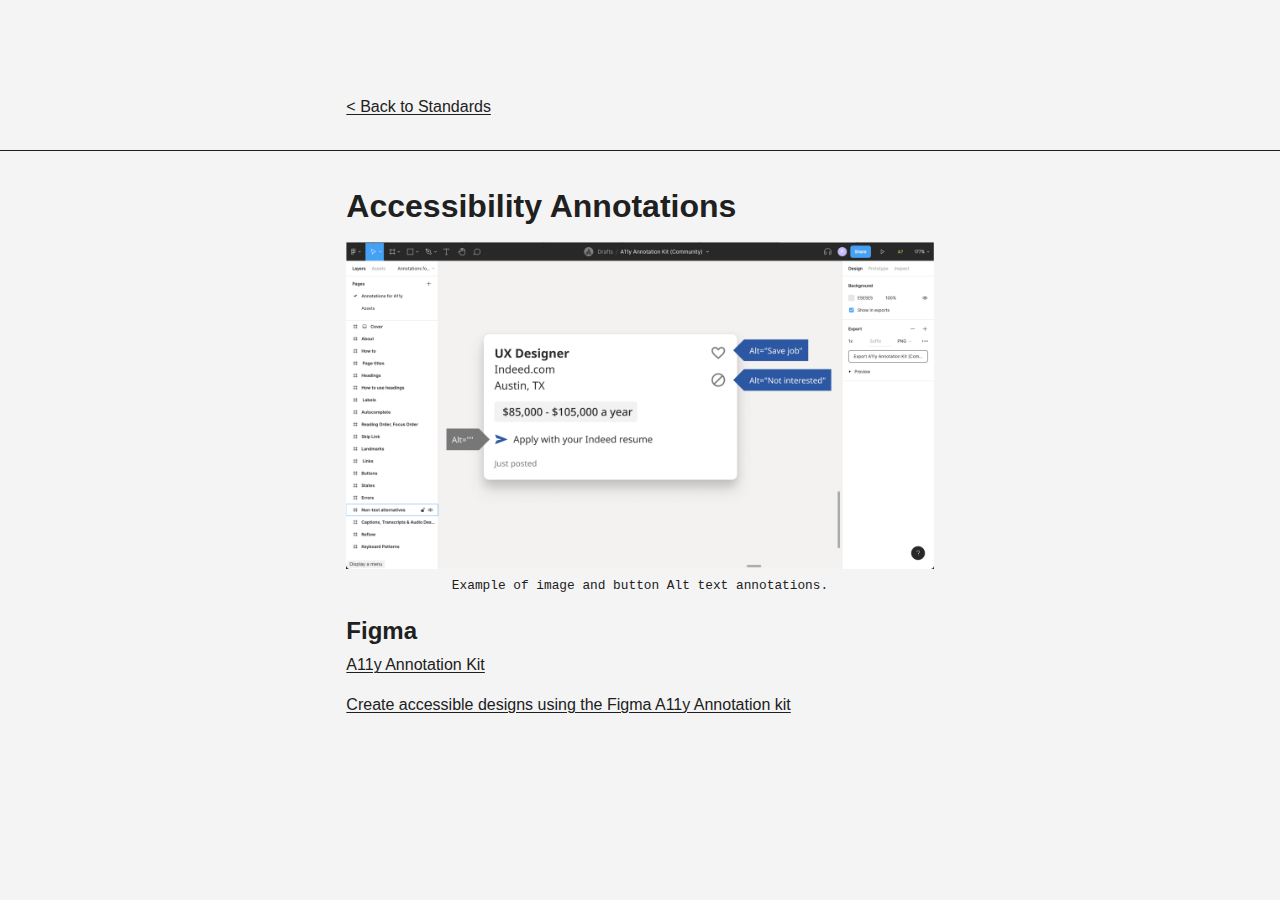
<file: a11y-standards/tools/a11y-annotations.html>
<!DOCTYPE html>
<html lang="en">
<head>
<title>Accessibility Annotations - Open Accessibility Standards</title>
<meta name="viewport" content="width=device-width,initial-scale=1">
<link href="/styles.css" rel="stylesheet" type="text/css">
</head>
<body>
<header>
<a href="/a11y-standards/index.html" aria-label="Back to Standards">&lt; Back to Standards</a>
</header>
<main>
<h1>Accessibility Annotations</h1>
<figure>
    <img src="/a11y-standards/tools/annotation-kit.png" alt="Example of alt text annotations for a decorative paperplane icon and 2 image buttons.">
    <figcaption>Example of image and button Alt text annotations.</figcaption>
</figure>
<h2>Figma</h2>
<p><a href="https://www.figma.com/community/file/953682768192596304">A11y Annotation Kit</a></p>
<p><a href="https://medium.com/designing-atlassian/create-accessible-designs-using-the-figma-a11y-annotation-kit-35371f00dac5">Create accessible designs using the Figma A11y Annotation kit</a></p>
</main>
</body>
</html>
</file>
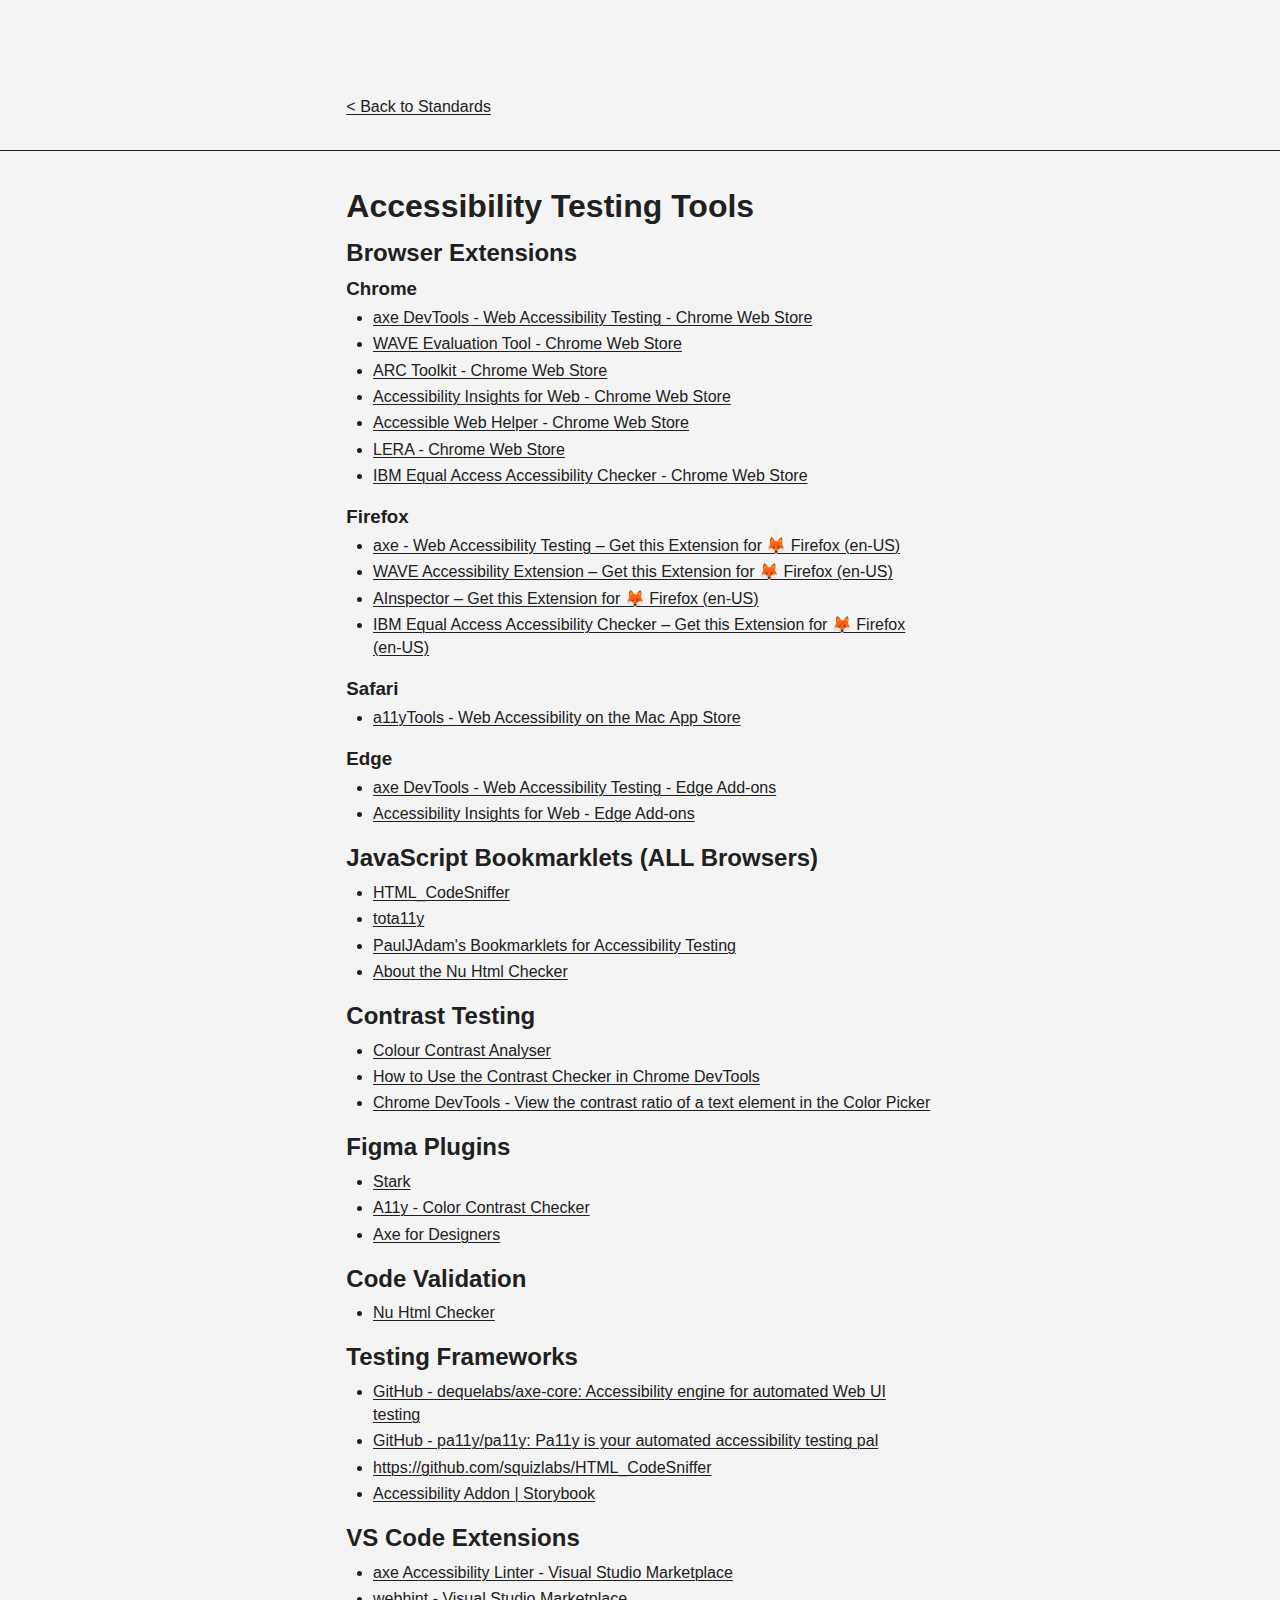
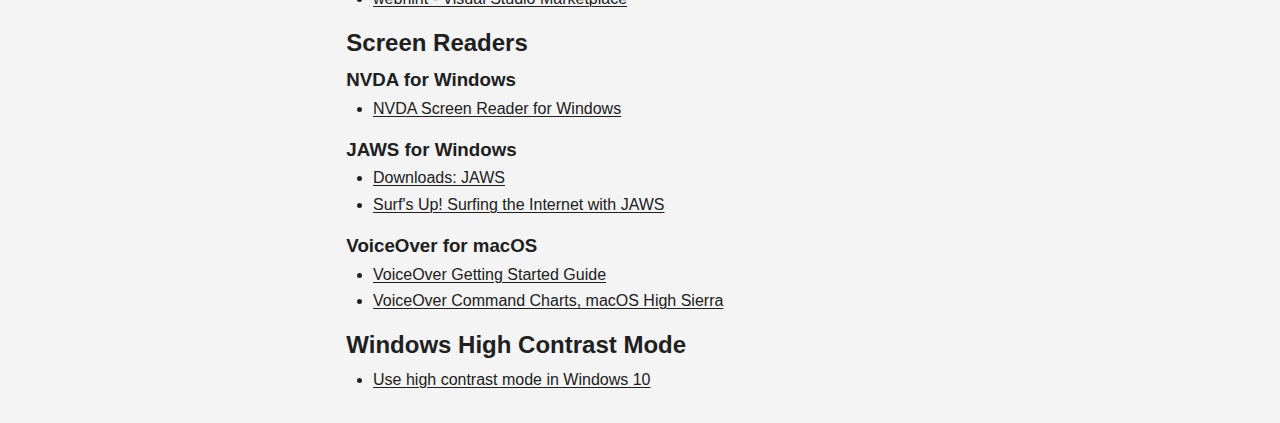
<file: a11y-standards/tools/a11y-testing-tools.html>
<!DOCTYPE html>
<html lang="en">
<head>
<title>Accessibility Testing Tools - Open Accessibility Standards</title>
<meta name="viewport" content="width=device-width,initial-scale=1">
<link href="/styles.css" rel="stylesheet" type="text/css">
</head>
<body>
<header>
<a href="/a11y-standards/index.html" aria-label="Back to Standards">&lt; Back to Standards</a>
</header>
<main>
<h1>Accessibility Testing Tools</h1>
<h2>Browser Extensions</h2>
<h3>Chrome</h3>
<ul>
    <li><a href="https://chrome.google.com/webstore/detail/axe/lhdoppojpmngadmnindnejefpokejbdd?hl=en-US">axe DevTools - Web Accessibility Testing - Chrome Web Store</a></li>
    <li><a href="https://chrome.google.com/webstore/detail/wave-evaluation-tool/jbbplnpkjmmeebjpijfedlgcdilocofh">WAVE Evaluation Tool - Chrome Web Store</a></li>
    <li><a href="https://chrome.google.com/webstore/detail/arc-toolkit/chdkkkccnlfncngelccgbgfmjebmkmce?hl=en">ARC Toolkit - Chrome Web Store</a></li>
    <li><a href="https://chrome.google.com/webstore/detail/accessibility-insights-fo/pbjjkligggfmakdaogkfomddhfmpjeni">Accessibility Insights for Web - Chrome Web Store</a></li>
    <li><a href="https://chrome.google.com/webstore/detail/accessible-web-helper/gdnpkbipbholkoaggmlblpbmgemddbgb">Accessible Web Helper - Chrome Web Store</a></li>
    <li><a href="https://chrome.google.com/webstore/detail/lera/neninfnjnhknniefcpognoooalfdaofc">LERA - Chrome Web Store</a></li>
    <li><a href="https://chrome.google.com/webstore/detail/ibm-equal-access-accessib/lkcagbfjnkomcinoddgooolagloogehp">IBM Equal Access Accessibility Checker - Chrome Web Store</a></li>
</ul>
<h3>Firefox</h3>
<ul>
    <li><a href="https://addons.mozilla.org/en-us/firefox/addon/axe-devtools/">axe - Web Accessibility Testing – Get this Extension for 🦊 Firefox (en-US)</a></li>
    <li><a href="https://addons.mozilla.org/en-US/firefox/addon/wave-accessibility-tool/">WAVE Accessibility Extension – Get this Extension for 🦊 Firefox (en-US)</a></li>
    <li><a href="https://addons.mozilla.org/en-US/firefox/addon/ainspector-wcag/">AInspector – Get this Extension for 🦊 Firefox (en-US)</a></li>
    <li><a href="https://addons.mozilla.org/en-US/firefox/addon/accessibility-checker/">IBM Equal Access Accessibility Checker – Get this Extension for 🦊 Firefox (en-US)</a></li>
</ul>
    <h3>Safari</h3>
<ul>
    <li><a href="https://apps.apple.com/app/id1364813335">‎a11yTools - Web Accessibility on the Mac&nbsp;App&nbsp;Store</a></li>
</ul>
    <h3>Edge</h3>
<ul>
    <li><a href="https://microsoftedge.microsoft.com/addons/detail/axe-devtools-web-access/kcenlimkmjjkdfcaleembgmldmnnlfkn">axe DevTools - Web Accessibility Testing - Edge Add-ons</a></li>
    <li><a href="https://microsoftedge.microsoft.com/addons/detail/accessibility-insights-fo/ghbhpcookfemncgoinjblecnilppimih?hl=en-US&gl=ES">Accessibility Insights for Web - Edge Add-ons</a></li>
</ul>
<h2>JavaScript Bookmarklets (ALL Browsers)</h2>
<ul>
    <li><a href="http://squizlabs.github.io/HTML_CodeSniffer/">HTML_CodeSniffer</a> </li>
    <li><a href="http://khan.github.io/tota11y/">tota11y</a></li>
    <li><a href="http://pauljadam.com/bookmarklets">PaulJAdam's Bookmarklets for Accessibility Testing</a></li>
    <li><a href="https://validator.w3.org/nu/about.html">About the Nu Html Checker</a></li>
</ul>
<h2>Contrast Testing</h2>
<ul>
<li><a href="http://www.paciellogroup.com/resources/contrastanalyser/">Colour Contrast Analyser</a></li>
<li><a href="https://webdesign.tutsplus.com/articles/how-to-use-the-contrast-checker-in-chrome-devtools--cms-31504">How to Use the Contrast Checker in Chrome DevTools</a></li>
<li><a href="https://developer.chrome.com/docs/devtools/accessibility/reference/#contrast">Chrome DevTools - View the contrast ratio of a text element in the Color Picker</a>
</li></ul>
<h2>Figma Plugins</h2>
<ul>
<li><a href="https://www.figma.com/community/plugin/732603254453395948/Stark">Stark</a></li>
<li><a href="https://www.figma.com/community/plugin/733159460536249875/A11y---Color-Contrast-Checker">A11y - Color Contrast Checker</a></li>
<li><a href="https://www.figma.com/community/plugin/1085612091163821851/Axe-for-Designers">Axe for Designers</a></li>
</ul>
<h2>Code Validation</h2>
<ul>
<li><a href="https://validator.w3.org/nu/">Nu Html Checker</a></li>
</ul>
<h2>Testing Frameworks</h2>
<ul>
<li><a href="https://github.com/dequelabs/axe-core">GitHub - dequelabs/axe-core: Accessibility engine for automated Web UI testing</a></li>
<li><a href="https://github.com/pa11y/pa11y">GitHub - pa11y/pa11y: Pa11y is your automated accessibility testing pal</a></li>
<li><a href="https://github.com/squizlabs/HTML_CodeSniffer">https://github.com/squizlabs/HTML_CodeSniffer</a></li>
<li><a href="https://storybook.js.org/addons/@storybook/addon-a11y">Accessibility Addon | Storybook</a></li>
</ul>
<h2>VS Code Extensions</h2>
<ul>
<li><a href="https://marketplace.visualstudio.com/items?itemName=deque-systems.vscode-axe-linter">axe Accessibility Linter - Visual Studio Marketplace</a></li>
<li><a href="https://marketplace.visualstudio.com/items?itemName=webhint.vscode-webhint">webhint - Visual Studio Marketplace</a></li>
</ul>
<h2> Screen Readers</h2>
<h3>NVDA for Windows</h3>
<ul>
    <li><a href="http://www.nvaccess.org">NVDA Screen Reader for Windows</a></li>
</ul>
<h3>JAWS for Windows</h3>
<ul>
    <li><a href="https://support.freedomscientific.com/Downloads/JAWS">Downloads: JAWS</a></li>
    <li><a href="https://www.freedomscientific.com/SurfsUp/_Surfs_Up_Start_Here.htm">Surf's Up! Surfing the Internet with JAWS</a></li>
</ul>
<h3>VoiceOver for macOS</h3>
<ul>
    <li><a href="https://help.apple.com/voiceover/info/guide/10.13/">VoiceOver Getting Started Guide</a></li>
    <li><a href="https://help.apple.com/voiceover/command-charts/#1st-level-commands">VoiceOver Command Charts, macOS High Sierra</a></li>
</ul>
<h2>Windows High Contrast Mode</h2>
<ul>
    <li><a href="https://support.microsoft.com/en-us/windows/use-high-contrast-mode-in-windows-10-fedc744c-90ac-69df-aed5-c8a90125e696">Use high contrast mode in Windows 10</a></li>
</ul>
</main>
    
</body>
</html>
</file>
<file: styles.css>
/* ------------------------------------ *\
   Do's and Dont's
\* ------------------------------------ */

.do {
  color: var(--color-success);
}

.dont {
  color: var(--color-error);
}

.dodont {
  min-inline-size: 50%;
  margin-block-end: var(--spacing-y);
}

.dodont:last-child {
  margin-block-end: 0;
}

@media only screen and (min-width: 600px) {
  .dodont {
    float: left;
    inline-size: 50%;
    padding-block: var(--spacing-y);
    padding-inline: calc(var(--spacing-x) / 2);
  }
}

.clearboth {
  clear: both;
}

/* ------------------------------------ *\
   Tokens
\* ------------------------------------ */

:root {
  --golden-ratio: 1.61803398875;
  --font: -apple-system, BlinkMacSystemFont, "Segoe UI", "Roboto", "Oxygen",
    "Ubuntu", "Cantarell", "Fira Sans", "Droid Sans", sans-serif;
  --font-monospace: ui-monospace, SFMono-Regular, SF Mono, Menlo, Consolas,
    Liberation Mono, monospace;
  --color-text: #202020;
  --color-bg: #f4f4f4;
  --color-success: green;
  --color-error: darkred;
  --gutter: 3ch;
  --leading: 1.45;
  --spacing-x: var(--gutter);
  --spacing-y: calc(var(--leading) * var(--golden-ratio) * 0.8ex);
  --page-padding-x: calc((100vw - min(66ch, 90vw)) / 2);
  --border-width: 1px;
}

/* ------------------------------------ *\
   Color
\* ------------------------------------ */

:root {
  color: var(--color-text);
  background: var(--color-bg);
}

a {
  color: var(--color-text);
}

button {
  color: var(--color-bg);
  background: var(--color-text);
}

code {
  /* Invert the colors on these ones. */
  color: var(--color-bg);
  background: var(--color-text);
}

/* ------------------------------------ *\
   Typography
\* ------------------------------------ */

:root {
  font-family: var(--font); /* Use system UI font. */
  line-height: var(--leading); /* Standard leading for good legibility. */
}

a {
  word-break: break-word;
  text-decoration: underline;
  text-decoration-thickness: var(--border-width);
  text-underline-offset: calc(var(--border-width) * 2);
}

a:hover {
  text-decoration-thickness: calc(var(--border-width) * 3);
}

pre,
code,
kbd,
dl,
figcaption,
abbr,
table {
  font-family: var(
    --font-monospace
  ); /* Differentiate preformatted, code, description, and table text from body text. */
}

pre,
code,
kbd,
dl,
small,
figcaption,
table {
  font-size: 0.8em; /* Make monospace and small text smaller than body text. */
}

pre code {
  display: block; /* Define block code. */
  font-size: 1em; /* Prevent cascading. */
}

blockquote {
  font-size: 1.5em;
}

legend,
strong,
b,
th {
  font-weight: 700; /* Make non-heading emphasized text less bold than heading text. */
}

button,
select,
input,
textarea,
a {
  font-family: inherit; /* Reset font. */
  font-size: inherit; /* Reset font. */
  font-weight: 500; /* Emphasize interactive and pullquote text more than body text. */
}

caption {
  text-align: start;
}

abbr {
  text-decoration: underline;
  text-decoration-style: dotted; /* Differentiate abbreviaions from links. */
  text-underline-offset: calc(var(--border-width) * 2);
}

button,
label,
summary {
  cursor: pointer;
}

blockquote q:before {
  position: absolute;
  transform: translateX(-100%);
}

h1,
h2,
h3,
h4,
h5,
h6 {
  font-weight: 900;
}

/* ------------------------------------ *\
   Spacing
\* ------------------------------------ */

h1,
h2,
h3,
h4,
h5,
h6 {
  margin-block-end: calc(var(--spacing-y) / 5);
}

h1,
h2,
h3,
h4,
h5,
h6,
p,
figure,
form,
pre,
blockquote,
ul,
ol,
dl,
li,
details {
  margin-block-start: 0;
}

p,
figure,
form,
fieldset,
pre,
blockquote,
ul,
ol,
dl,
details {
  margin-inline-start: 0;
  margin-inline-end: 0;
  margin-block-end: var(--spacing-y);
}

p:last-child,
figure:last-child,
form:last-child,
fieldset:last-child,
pre:last-child,
blockquote:last-child,
ul:last-child,
ol:last-child,
dl:last-child,
details:last-child {
  margin-block-end: 0;
}

ul,
ol {
  margin-inline-start: var(
    --spacing-x
  ); /* Unify indent for all lists, and account for at least 2-digit number counter plus a dot for ordered list. */
  padding: 0; /* Remove extra padding. */
}

li > ul,
li > ol {
  margin-block-start: calc(var(--spacing-y) / 5);
}

li + li {
  margin-block-start: calc(var(--spacing-y) / 5);
}

blockquote p {
  margin-block-end: calc(var(--spacing-y) / 2);
}

input,
textarea,
select,
button,
caption,
figcaption,
dd,
pre code,
th,
td {
  /* Unify inset spacing on bordered elements. */
  padding-block: calc(var(--spacing-y) / 6);
  padding-inline: calc(var(--spacing-x) / 3);
}

code,
kbd {
  padding-block: 0.25ex;
  padding-inline: 0.5ch;
}

figure,
pre {
  padding-block-start: calc(
    var(--spacing-y) / 2.5
  ); /* Line up top of images/codeblocks with text in an adjacent. */
}

/* ------------------------------------ *\
   General
\* ------------------------------------ */

*,
*:before,
*:after {
  font-feature-settings: "kern";
  font-kerning: normal;
  -moz-osx-font-smoothing: grayscale !important;
  -webkit-font-smoothing: antialiased !important;
  box-sizing: border-box;
}

input,
fieldset,
textarea,
select,
button,
kbd,
dt,
dd,
table,
th,
td {
  /* Unify border styles. */
  border-width: var(--border-width);
  border-style: solid;
  border-color: var(--color-text);
}

input,
fieldset,
textarea,
select,
button,
kbd {
  /* Unify interactive elements border radius. */
  border-radius: 4px;
}

*:focus {
  outline: calc(var(--border-width) * 2) dashed var(--color-text);
  outline-offset: var(--border-width);
}

pre {
  white-space: -moz-pre-wrap;
  white-space: -o-pre-wrap;
  white-space: pre-wrap;
  word-spacing: normal;
  word-break: normal;
  word-wrap: break-word;
}

dl {
  display: grid;
  grid-template-columns: auto 1fr;
  gap: calc(var(--spacing-x) / 2);
  row-gap: calc(var(--spacing-y) / 2);
  align-items: baseline;
  overflow-x: auto;
}

dt {
  border-color: transparent;
  text-decoration: underline;
  text-decoration-style: dotted;
  text-underline-offset: calc(var(--border-width) * 2);
}

dd {
  margin-inline-start: 0;
}

label input,
label select,
label textarea {
  inline-size: 100%;
}

input[type="radio"],
input[type="checkbox"] {
  inline-size: 1.5ex;
  block-size: 1.5ex;
  vertical-align: baseline;
}

::-webkit-file-upload-button {
  -webkit-appearance: button;
  font: inherit;
}

hr {
  block-size: 0;
  margin-block-start: 4ex;
  margin-block-end: 4ex;
  border: 0;
  border-block-start: 1px dashed var(--color-text);
}

img {
  max-inline-size: 100%;
  block-size: auto;
}

figure {
  inline-size: 100%;
  overflow-x: auto;
  text-align: center;
}

table {
  border-spacing: 0;
  caption-side: bottom;
}

details[open] summary {
  margin-block-end: calc(var(--spacing-y) / 4);
}

summary > * {
  display: inline;
  vertical-align: middle;
}

/* ------------------------------------ *\
   Page Layout
\* ------------------------------------ */

body {
  display: grid;
  grid-template-rows: auto 1fr auto;
  min-block-size: 100vh;
  min-block-size: 100dvb;
  margin: 0;
}

main,
body > header,
body > footer {
  inline-size: 100vw;
}

main {
  padding-block: clamp(
    calc(var(--spacing-y) * 1),
    10vw,
    calc(var(--spacing-y) * 2)
  );
  padding-inline: var(--page-padding-x);
}

body > header {
  padding-block: clamp(
      calc(var(--spacing-y) * 2),
      10vw,
      calc(var(--spacing-y) * 6)
    )
    clamp(calc(var(--spacing-y) * 1), 10vw, calc(var(--spacing-y) * 2));
  padding-inline: var(--page-padding-x);
  border-block-end: 1px solid;
}

body > footer {
  padding-block: clamp(
      calc(var(--spacing-y) * 1),
      10vw,
      calc(var(--spacing-y) * 2)
    )
    clamp(calc(var(--spacing-y) * 2), 10vw, calc(var(--spacing-y) * 6));
  padding-inline: var(--page-padding-x);
  border-block-start: 1px solid;
}

/* ------------------------------------ *\
   Dark Mode Add-on
\* ------------------------------------ */

/**
 * 1. Set the regular light theme colors (inherited from HTML, this assumes the default is light).
 * 2. Invert the light theme colors.
 * 3. In-invert raster images and embeds. (>.<)
 */

@media (prefers-color-scheme: dark) {
  :root {
    --color-text: #f4f4f4;
    --color-bg: #101010;
    --color-success: lightgreen;
    --color-error: red;
    color-scheme: dark;
  }
}
</file>
